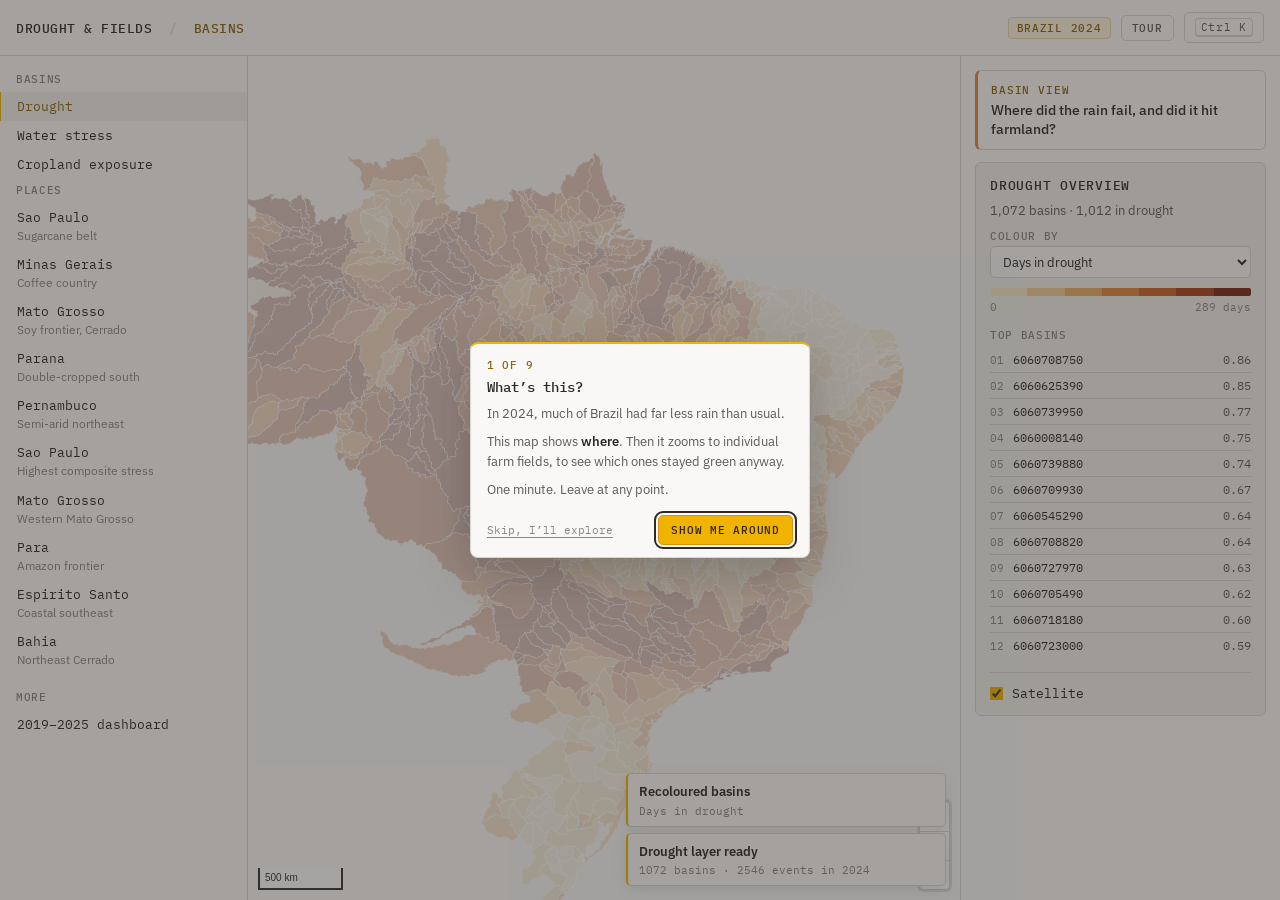
<file: docs/index.html>
<!doctype html>
<html lang="en">
<head>
<meta charset="utf-8">
<meta name="viewport" content="width=device-width,initial-scale=1">
<title>Drought and Fields</title>
<link rel="preconnect" href="https://fonts.googleapis.com">
<link rel="preconnect" href="https://fonts.gstatic.com" crossorigin>
<link rel="stylesheet" href="https://fonts.googleapis.com/css2?family=IBM+Plex+Mono:wght@400;500;600&family=IBM+Plex+Sans:wght@400;500;600&display=swap">
<!-- MapLibre is vendored rather than pulled from a CDN: it tiles GeoJSON in a web
     worker, and a cross-origin script cannot spawn that worker, so the map paints its
     background and then silently never renders a single data layer. -->
<link rel="stylesheet" href="./vendor/maplibre-gl.css">
<link rel="stylesheet" href="./src/app.css?v=93f369ee53">
</head>
<body>

<header class="header">
  <div class="crumbs">
    <span class="crumb-leaf">DROUGHT &amp; FIELDS</span>
    <span class="crumb-sep">/</span>
    <span class="crumb-mode" id="crumbMode">BASINS</span>
  </div>
  <div class="header-right">
    <span class="badge" id="scopeBadge">BRAZIL 2024</span>
    <button class="ghost" id="tourBtn" type="button" title="A one-minute guided tour">
      <span>TOUR</span>
    </button>
    <button class="ghost" id="paletteBtn" type="button">
      <kbd id="kbdHint">⌘K</kbd>
    </button>
  </div>
</header>

<div class="shell">

  <!-- left: views, in the reference's grouped-nav form -->
  <nav class="sidebar" id="sidebar" aria-label="Views">
    <p class="group">Basins</p>
    <a class="view-link active" data-view="overview" href="#overview">
      <span class="vt">Drought</span>
    </a>
    <a class="view-link" data-view="stress" href="#stress">
      <span class="vt">Water stress</span>
    </a>
    <a class="view-link" data-view="exposure" href="#exposure">
      <span class="vt">Cropland exposure</span>
    </a>

    <a class="view-link" data-view="fields" href="#fields" hidden>
      <span class="vt">Fields in view</span>
    </a>
    <a class="view-link" data-view="response" href="#response" hidden>
      <span class="vt">Field drought response</span>
    </a>

    <div id="exampleNav"></div>

    <p class="group">More</p>
    <a class="view-link" href="./overview.html">
      <span class="vt">2019–2025 dashboard</span>
    </a>
  </nav>

  <!-- centre: the map -->
  <main class="main">
    <div id="map"></div>
    <div id="log" class="log" aria-live="polite"></div>
  </main>

  <!-- right: context for the active view -->
  <aside class="context" id="context">
    <!-- One objective per mode. Everything below it either serves that objective or is
         hidden while it is active. -->
    <section class="objective" id="objBox" data-mode="basin" aria-live="polite">
      <p class="objMode" id="objMode">Basin view</p>
      <p class="objQ" id="objQ">Where did the rain fail, and did it hit farmland?</p>
      <button type="button" class="objBack" id="objBack" hidden>&larr; All basins</button>
    </section>

    <section class="card" id="cardMain">
      <h2 id="ctxTitle">Drought overview</h2>
      <p class="ctxLead" id="ctxLead">Loading basins…</p>
      <div id="basinControls">
        <label class="group" for="metricSel">Colour by</label>
        <select id="metricSel"></select>
        <div class="ramp" id="ramp"></div>
        <div class="rampLbl"><span id="rampLo">0</span><span id="rampHi"></span></div>
      </div>
      <div id="ctxExtra"></div>
      <label class="toggle" for="satToggle">
        <input type="checkbox" id="satToggle" checked>
        <span>
          <span class="tt">Satellite</span>
        </span>
      </label>
    </section>

    <section class="card" id="basinBox" hidden>
      <h2 id="basinTitle">Basin</h2>
      <div class="stats" id="basinStats"></div>
      <div id="basinEvents"></div>
      <button class="primary" id="zoomFields" type="button">Load fields here</button>
    </section>

    <section class="card" id="fieldBox" hidden>
      <h2>Fields in view</h2>
      <div class="stats" id="fieldStats"></div>
      <div id="fieldClasses"></div>
    </section>

    <section class="card" id="pickBox" hidden>
      <h2 id="pickTitle">Field</h2>
      <div class="stats" id="pickStats"></div>
      <div id="pickCharts"></div>
    </section>

  </aside>
</div>

<!-- command palette -->
<div id="paletteWrap" class="paletteWrap" hidden>
  <div class="paletteScrim" id="paletteScrim"></div>
  <div class="palette" role="dialog" aria-modal="true" aria-label="Command palette">
    <input id="paletteInput" type="text" autocomplete="off" spellcheck="false"
           placeholder="Search commands">
    <ul id="paletteList" role="listbox"></ul>
    <div class="paletteFoot">
      <span><kbd>↑</kbd><kbd>↓</kbd> move</span>
      <span><kbd>enter</kbd> run</span>
      <span><kbd>esc</kbd> close</span>
    </div>
  </div>
</div>

<div id="tip" class="tip"></div>

<script src="./vendor/maplibre-gl.js"></script>
<script type="module" src="./src/app.js?v=f2eae11f02"></script>
</body>
</html>
</file>
<file: docs/vendor/maplibre-gl.css>
.maplibregl-map{font:12px/20px Helvetica Neue,Arial,Helvetica,sans-serif;overflow:hidden;position:relative;-webkit-tap-highlight-color:rgb(0 0 0/0)}.maplibregl-canvas{left:0;position:absolute;top:0}.maplibregl-map:fullscreen{height:100%;width:100%}.maplibregl-ctrl-group button.maplibregl-ctrl-compass{touch-action:none}.maplibregl-canvas-container.maplibregl-interactive,.maplibregl-ctrl-group button.maplibregl-ctrl-compass{cursor:grab;-webkit-user-select:none;-moz-user-select:none;user-select:none}.maplibregl-canvas-container.maplibregl-interactive.maplibregl-track-pointer{cursor:pointer}.maplibregl-canvas-container.maplibregl-interactive:active,.maplibregl-ctrl-group button.maplibregl-ctrl-compass:active{cursor:grabbing}.maplibregl-canvas-container.maplibregl-touch-zoom-rotate,.maplibregl-canvas-container.maplibregl-touch-zoom-rotate .maplibregl-canvas{touch-action:pan-x pan-y}.maplibregl-canvas-container.maplibregl-touch-drag-pan,.maplibregl-canvas-container.maplibregl-touch-drag-pan .maplibregl-canvas{touch-action:pinch-zoom}.maplibregl-canvas-container.maplibregl-touch-zoom-rotate.maplibregl-touch-drag-pan,.maplibregl-canvas-container.maplibregl-touch-zoom-rotate.maplibregl-touch-drag-pan .maplibregl-canvas{touch-action:none}.maplibregl-canvas-container.maplibregl-touch-drag-pan.maplibregl-cooperative-gestures,.maplibregl-canvas-container.maplibregl-touch-drag-pan.maplibregl-cooperative-gestures .maplibregl-canvas{touch-action:pan-x pan-y}.maplibregl-ctrl-bottom-left,.maplibregl-ctrl-bottom-right,.maplibregl-ctrl-top-left,.maplibregl-ctrl-top-right{pointer-events:none;position:absolute;z-index:2}.maplibregl-ctrl-top-left{left:0;top:0}.maplibregl-ctrl-top-right{right:0;top:0}.maplibregl-ctrl-bottom-left{bottom:0;left:0}.maplibregl-ctrl-bottom-right{bottom:0;right:0}.maplibregl-ctrl{clear:both;pointer-events:auto;transform:translate(0)}.maplibregl-ctrl-top-left .maplibregl-ctrl{float:left;margin:10px 0 0 10px}.maplibregl-ctrl-top-right .maplibregl-ctrl{float:right;margin:10px 10px 0 0}.maplibregl-ctrl-bottom-left .maplibregl-ctrl{float:left;margin:0 0 10px 10px}.maplibregl-ctrl-bottom-right .maplibregl-ctrl{float:right;margin:0 10px 10px 0}.maplibregl-ctrl-group{background:#fff;border-radius:4px}.maplibregl-ctrl-group:not(:empty){box-shadow:0 0 0 2px rgba(0,0,0,.1)}@media (forced-colors:active){.maplibregl-ctrl-group:not(:empty){box-shadow:0 0 0 2px ButtonText}}.maplibregl-ctrl-group button{background-color:transparent;border:0;box-sizing:border-box;cursor:pointer;display:block;height:29px;outline:none;padding:0;width:29px}.maplibregl-ctrl-group button+button{border-top:1px solid #ddd}.maplibregl-ctrl button .maplibregl-ctrl-icon{background-position:50%;background-repeat:no-repeat;display:block;height:100%;width:100%}@media (forced-colors:active){.maplibregl-ctrl-icon{background-color:transparent}.maplibregl-ctrl-group button+button{border-top:1px solid ButtonText}}.maplibregl-ctrl button::-moz-focus-inner{border:0;padding:0}.maplibregl-ctrl-attrib-button:focus,.maplibregl-ctrl-group button:focus{box-shadow:0 0 2px 2px #0096ff}.maplibregl-ctrl button:disabled{cursor:not-allowed}.maplibregl-ctrl button:disabled .maplibregl-ctrl-icon{opacity:.25}@media (hover:hover){.maplibregl-ctrl button:not(:disabled):hover{background-color:rgb(0 0 0/5%)}}.maplibregl-ctrl button:not(:disabled):active{background-color:rgb(0 0 0/5%)}.maplibregl-ctrl-group button:focus:focus-visible{box-shadow:0 0 2px 2px #0096ff}.maplibregl-ctrl-group button:focus:not(:focus-visible){box-shadow:none}.maplibregl-ctrl-group button:focus:first-child{border-radius:4px 4px 0 0}.maplibregl-ctrl-group button:focus:last-child{border-radius:0 0 4px 4px}.maplibregl-ctrl-group button:focus:only-child{border-radius:inherit}.maplibregl-ctrl button.maplibregl-ctrl-zoom-out .maplibregl-ctrl-icon{background-image:url("data:image/svg+xml;charset=utf-8,%3Csvg xmlns='http://www.w3.org/2000/svg' width='29' height='29' fill='%23333' viewBox='0 0 29 29'%3E%3Cpath d='M10 13c-.75 0-1.5.75-1.5 1.5S9.25 16 10 16h9c.75 0 1.5-.75 1.5-1.5S19.75 13 19 13z'/%3E%3C/svg%3E")}.maplibregl-ctrl button.maplibregl-ctrl-zoom-in .maplibregl-ctrl-icon{background-image:url("data:image/svg+xml;charset=utf-8,%3Csvg xmlns='http://www.w3.org/2000/svg' width='29' height='29' fill='%23333' viewBox='0 0 29 29'%3E%3Cpath d='M14.5 8.5c-.75 0-1.5.75-1.5 1.5v3h-3c-.75 0-1.5.75-1.5 1.5S9.25 16 10 16h3v3c0 .75.75 1.5 1.5 1.5S16 19.75 16 19v-3h3c.75 0 1.5-.75 1.5-1.5S19.75 13 19 13h-3v-3c0-.75-.75-1.5-1.5-1.5'/%3E%3C/svg%3E")}@media (forced-colors:active){.maplibregl-ctrl button.maplibregl-ctrl-zoom-out .maplibregl-ctrl-icon{background-image:url("data:image/svg+xml;charset=utf-8,%3Csvg xmlns='http://www.w3.org/2000/svg' width='29' height='29' fill='%23fff' viewBox='0 0 29 29'%3E%3Cpath d='M10 13c-.75 0-1.5.75-1.5 1.5S9.25 16 10 16h9c.75 0 1.5-.75 1.5-1.5S19.75 13 19 13z'/%3E%3C/svg%3E")}.maplibregl-ctrl button.maplibregl-ctrl-zoom-in .maplibregl-ctrl-icon{background-image:url("data:image/svg+xml;charset=utf-8,%3Csvg xmlns='http://www.w3.org/2000/svg' width='29' height='29' fill='%23fff' viewBox='0 0 29 29'%3E%3Cpath d='M14.5 8.5c-.75 0-1.5.75-1.5 1.5v3h-3c-.75 0-1.5.75-1.5 1.5S9.25 16 10 16h3v3c0 .75.75 1.5 1.5 1.5S16 19.75 16 19v-3h3c.75 0 1.5-.75 1.5-1.5S19.75 13 19 13h-3v-3c0-.75-.75-1.5-1.5-1.5'/%3E%3C/svg%3E")}}@media (forced-colors:active) and (prefers-color-scheme:light){.maplibregl-ctrl button.maplibregl-ctrl-zoom-out .maplibregl-ctrl-icon{background-image:url("data:image/svg+xml;charset=utf-8,%3Csvg xmlns='http://www.w3.org/2000/svg' width='29' height='29' viewBox='0 0 29 29'%3E%3Cpath d='M10 13c-.75 0-1.5.75-1.5 1.5S9.25 16 10 16h9c.75 0 1.5-.75 1.5-1.5S19.75 13 19 13z'/%3E%3C/svg%3E")}.maplibregl-ctrl button.maplibregl-ctrl-zoom-in .maplibregl-ctrl-icon{background-image:url("data:image/svg+xml;charset=utf-8,%3Csvg xmlns='http://www.w3.org/2000/svg' width='29' height='29' viewBox='0 0 29 29'%3E%3Cpath d='M14.5 8.5c-.75 0-1.5.75-1.5 1.5v3h-3c-.75 0-1.5.75-1.5 1.5S9.25 16 10 16h3v3c0 .75.75 1.5 1.5 1.5S16 19.75 16 19v-3h3c.75 0 1.5-.75 1.5-1.5S19.75 13 19 13h-3v-3c0-.75-.75-1.5-1.5-1.5'/%3E%3C/svg%3E")}}.maplibregl-ctrl button.maplibregl-ctrl-fullscreen .maplibregl-ctrl-icon{background-image:url("data:image/svg+xml;charset=utf-8,%3Csvg xmlns='http://www.w3.org/2000/svg' width='29' height='29' fill='%23333' viewBox='0 0 29 29'%3E%3Cpath d='M24 16v5.5c0 1.75-.75 2.5-2.5 2.5H16v-1l3-1.5-4-5.5 1-1 5.5 4 1.5-3zM6 16l1.5 3 5.5-4 1 1-4 5.5 3 1.5v1H7.5C5.75 24 5 23.25 5 21.5V16zm7-11v1l-3 1.5 4 5.5-1 1-5.5-4L6 13H5V7.5C5 5.75 5.75 5 7.5 5zm11 2.5c0-1.75-.75-2.5-2.5-2.5H16v1l3 1.5-4 5.5 1 1 5.5-4 1.5 3h1z'/%3E%3C/svg%3E")}.maplibregl-ctrl button.maplibregl-ctrl-shrink .maplibregl-ctrl-icon{background-image:url("data:image/svg+xml;charset=utf-8,%3Csvg xmlns='http://www.w3.org/2000/svg' width='29' height='29' viewBox='0 0 29 29'%3E%3Cpath d='M18.5 16c-1.75 0-2.5.75-2.5 2.5V24h1l1.5-3 5.5 4 1-1-4-5.5 3-1.5v-1zM13 18.5c0-1.75-.75-2.5-2.5-2.5H5v1l3 1.5L4 24l1 1 5.5-4 1.5 3h1zm3-8c0 1.75.75 2.5 2.5 2.5H24v-1l-3-1.5L25 5l-1-1-5.5 4L17 5h-1zM10.5 13c1.75 0 2.5-.75 2.5-2.5V5h-1l-1.5 3L5 4 4 5l4 5.5L5 12v1z'/%3E%3C/svg%3E")}@media (forced-colors:active){.maplibregl-ctrl button.maplibregl-ctrl-fullscreen .maplibregl-ctrl-icon{background-image:url("data:image/svg+xml;charset=utf-8,%3Csvg xmlns='http://www.w3.org/2000/svg' width='29' height='29' fill='%23fff' viewBox='0 0 29 29'%3E%3Cpath d='M24 16v5.5c0 1.75-.75 2.5-2.5 2.5H16v-1l3-1.5-4-5.5 1-1 5.5 4 1.5-3zM6 16l1.5 3 5.5-4 1 1-4 5.5 3 1.5v1H7.5C5.75 24 5 23.25 5 21.5V16zm7-11v1l-3 1.5 4 5.5-1 1-5.5-4L6 13H5V7.5C5 5.75 5.75 5 7.5 5zm11 2.5c0-1.75-.75-2.5-2.5-2.5H16v1l3 1.5-4 5.5 1 1 5.5-4 1.5 3h1z'/%3E%3C/svg%3E")}.maplibregl-ctrl button.maplibregl-ctrl-shrink .maplibregl-ctrl-icon{background-image:url("data:image/svg+xml;charset=utf-8,%3Csvg xmlns='http://www.w3.org/2000/svg' width='29' height='29' fill='%23fff' viewBox='0 0 29 29'%3E%3Cpath d='M18.5 16c-1.75 0-2.5.75-2.5 2.5V24h1l1.5-3 5.5 4 1-1-4-5.5 3-1.5v-1zM13 18.5c0-1.75-.75-2.5-2.5-2.5H5v1l3 1.5L4 24l1 1 5.5-4 1.5 3h1zm3-8c0 1.75.75 2.5 2.5 2.5H24v-1l-3-1.5L25 5l-1-1-5.5 4L17 5h-1zM10.5 13c1.75 0 2.5-.75 2.5-2.5V5h-1l-1.5 3L5 4 4 5l4 5.5L5 12v1z'/%3E%3C/svg%3E")}}@media (forced-colors:active) and (prefers-color-scheme:light){.maplibregl-ctrl button.maplibregl-ctrl-fullscreen .maplibregl-ctrl-icon{background-image:url("data:image/svg+xml;charset=utf-8,%3Csvg xmlns='http://www.w3.org/2000/svg' width='29' height='29' viewBox='0 0 29 29'%3E%3Cpath d='M24 16v5.5c0 1.75-.75 2.5-2.5 2.5H16v-1l3-1.5-4-5.5 1-1 5.5 4 1.5-3zM6 16l1.5 3 5.5-4 1 1-4 5.5 3 1.5v1H7.5C5.75 24 5 23.25 5 21.5V16zm7-11v1l-3 1.5 4 5.5-1 1-5.5-4L6 13H5V7.5C5 5.75 5.75 5 7.5 5zm11 2.5c0-1.75-.75-2.5-2.5-2.5H16v1l3 1.5-4 5.5 1 1 5.5-4 1.5 3h1z'/%3E%3C/svg%3E")}.maplibregl-ctrl button.maplibregl-ctrl-shrink .maplibregl-ctrl-icon{background-image:url("data:image/svg+xml;charset=utf-8,%3Csvg xmlns='http://www.w3.org/2000/svg' width='29' height='29' viewBox='0 0 29 29'%3E%3Cpath d='M18.5 16c-1.75 0-2.5.75-2.5 2.5V24h1l1.5-3 5.5 4 1-1-4-5.5 3-1.5v-1zM13 18.5c0-1.75-.75-2.5-2.5-2.5H5v1l3 1.5L4 24l1 1 5.5-4 1.5 3h1zm3-8c0 1.75.75 2.5 2.5 2.5H24v-1l-3-1.5L25 5l-1-1-5.5 4L17 5h-1zM10.5 13c1.75 0 2.5-.75 2.5-2.5V5h-1l-1.5 3L5 4 4 5l4 5.5L5 12v1z'/%3E%3C/svg%3E")}}.maplibregl-ctrl button.maplibregl-ctrl-compass .maplibregl-ctrl-icon{background-image:url("data:image/svg+xml;charset=utf-8,%3Csvg xmlns='http://www.w3.org/2000/svg' width='29' height='29' fill='%23333' viewBox='0 0 29 29'%3E%3Cpath d='m10.5 14 4-8 4 8z'/%3E%3Cpath fill='%23ccc' d='m10.5 16 4 8 4-8z'/%3E%3C/svg%3E")}@media (forced-colors:active){.maplibregl-ctrl button.maplibregl-ctrl-compass .maplibregl-ctrl-icon{background-image:url("data:image/svg+xml;charset=utf-8,%3Csvg xmlns='http://www.w3.org/2000/svg' width='29' height='29' fill='%23fff' viewBox='0 0 29 29'%3E%3Cpath d='m10.5 14 4-8 4 8z'/%3E%3Cpath fill='%23ccc' d='m10.5 16 4 8 4-8z'/%3E%3C/svg%3E")}}@media (forced-colors:active) and (prefers-color-scheme:light){.maplibregl-ctrl button.maplibregl-ctrl-compass .maplibregl-ctrl-icon{background-image:url("data:image/svg+xml;charset=utf-8,%3Csvg xmlns='http://www.w3.org/2000/svg' width='29' height='29' viewBox='0 0 29 29'%3E%3Cpath d='m10.5 14 4-8 4 8z'/%3E%3Cpath fill='%23ccc' d='m10.5 16 4 8 4-8z'/%3E%3C/svg%3E")}}.maplibregl-ctrl button.maplibregl-ctrl-globe .maplibregl-ctrl-icon{background-image:url("data:image/svg+xml;charset=utf-8,%3Csvg xmlns='http://www.w3.org/2000/svg' width='22' height='22' fill='none' stroke='%23333' viewBox='0 0 22 22'%3E%3Ccircle cx='11' cy='11' r='8.5'/%3E%3Cpath d='M17.5 11c0 4.819-3.02 8.5-6.5 8.5S4.5 15.819 4.5 11 7.52 2.5 11 2.5s6.5 3.681 6.5 8.5Z'/%3E%3Cpath d='M13.5 11c0 2.447-.331 4.64-.853 6.206-.262.785-.562 1.384-.872 1.777-.314.399-.58.517-.775.517s-.461-.118-.775-.517c-.31-.393-.61-.992-.872-1.777C8.831 15.64 8.5 13.446 8.5 11s.331-4.64.853-6.206c.262-.785.562-1.384.872-1.777.314-.399.58-.517.775-.517s.461.118.775.517c.31.393.61.992.872 1.777.522 1.565.853 3.76.853 6.206Z'/%3E%3Cpath d='M11 7.5c-1.909 0-3.622-.166-4.845-.428-.616-.132-1.08-.283-1.379-.434a1.3 1.3 0 0 1-.224-.138q.07-.058.224-.138c.299-.151.763-.302 1.379-.434C7.378 5.666 9.091 5.5 11 5.5s3.622.166 4.845.428c.616.132 1.08.283 1.379.434.105.053.177.1.224.138q-.07.058-.224.138c-.299.151-.763.302-1.379.434-1.223.262-2.936.428-4.845.428ZM4.486 6.436ZM11 16.5c-1.909 0-3.622-.166-4.845-.428-.616-.132-1.08-.283-1.379-.434a1.3 1.3 0 0 1-.224-.138 1.3 1.3 0 0 1 .224-.138c.299-.151.763-.302 1.379-.434C7.378 14.666 9.091 14.5 11 14.5s3.622.166 4.845.428c.616.132 1.08.283 1.379.434.105.053.177.1.224.138a1.3 1.3 0 0 1-.224.138c-.299.151-.763.302-1.379.434-1.223.262-2.936.428-4.845.428Zm-6.514-1.064ZM11 12.5c-2.46 0-4.672-.222-6.255-.574-.796-.177-1.406-.38-1.805-.59a1.5 1.5 0 0 1-.39-.272.3.3 0 0 1-.047-.064.3.3 0 0 1 .048-.064c.066-.073.189-.167.389-.272.399-.21 1.009-.413 1.805-.59C6.328 9.722 8.54 9.5 11 9.5s4.672.222 6.256.574c.795.177 1.405.38 1.804.59.2.105.323.2.39.272a.3.3 0 0 1 .047.064.3.3 0 0 1-.048.064 1.4 1.4 0 0 1-.389.272c-.399.21-1.009.413-1.804.59-1.584.352-3.796.574-6.256.574Zm-8.501-1.51v.002zm0 .018v.002zm17.002.002v-.002zm0-.018v-.002z'/%3E%3C/svg%3E")}.maplibregl-ctrl button.maplibregl-ctrl-globe-enabled .maplibregl-ctrl-icon{background-image:url("data:image/svg+xml;charset=utf-8,%3Csvg xmlns='http://www.w3.org/2000/svg' width='22' height='22' fill='none' stroke='%2333b5e5' viewBox='0 0 22 22'%3E%3Ccircle cx='11' cy='11' r='8.5'/%3E%3Cpath d='M17.5 11c0 4.819-3.02 8.5-6.5 8.5S4.5 15.819 4.5 11 7.52 2.5 11 2.5s6.5 3.681 6.5 8.5Z'/%3E%3Cpath d='M13.5 11c0 2.447-.331 4.64-.853 6.206-.262.785-.562 1.384-.872 1.777-.314.399-.58.517-.775.517s-.461-.118-.775-.517c-.31-.393-.61-.992-.872-1.777C8.831 15.64 8.5 13.446 8.5 11s.331-4.64.853-6.206c.262-.785.562-1.384.872-1.777.314-.399.58-.517.775-.517s.461.118.775.517c.31.393.61.992.872 1.777.522 1.565.853 3.76.853 6.206Z'/%3E%3Cpath d='M11 7.5c-1.909 0-3.622-.166-4.845-.428-.616-.132-1.08-.283-1.379-.434a1.3 1.3 0 0 1-.224-.138q.07-.058.224-.138c.299-.151.763-.302 1.379-.434C7.378 5.666 9.091 5.5 11 5.5s3.622.166 4.845.428c.616.132 1.08.283 1.379.434.105.053.177.1.224.138q-.07.058-.224.138c-.299.151-.763.302-1.379.434-1.223.262-2.936.428-4.845.428ZM4.486 6.436ZM11 16.5c-1.909 0-3.622-.166-4.845-.428-.616-.132-1.08-.283-1.379-.434a1.3 1.3 0 0 1-.224-.138 1.3 1.3 0 0 1 .224-.138c.299-.151.763-.302 1.379-.434C7.378 14.666 9.091 14.5 11 14.5s3.622.166 4.845.428c.616.132 1.08.283 1.379.434.105.053.177.1.224.138a1.3 1.3 0 0 1-.224.138c-.299.151-.763.302-1.379.434-1.223.262-2.936.428-4.845.428Zm-6.514-1.064ZM11 12.5c-2.46 0-4.672-.222-6.255-.574-.796-.177-1.406-.38-1.805-.59a1.5 1.5 0 0 1-.39-.272.3.3 0 0 1-.047-.064.3.3 0 0 1 .048-.064c.066-.073.189-.167.389-.272.399-.21 1.009-.413 1.805-.59C6.328 9.722 8.54 9.5 11 9.5s4.672.222 6.256.574c.795.177 1.405.38 1.804.59.2.105.323.2.39.272a.3.3 0 0 1 .047.064.3.3 0 0 1-.048.064 1.4 1.4 0 0 1-.389.272c-.399.21-1.009.413-1.804.59-1.584.352-3.796.574-6.256.574Zm-8.501-1.51v.002zm0 .018v.002zm17.002.002v-.002zm0-.018v-.002z'/%3E%3C/svg%3E")}.maplibregl-ctrl button.maplibregl-ctrl-terrain .maplibregl-ctrl-icon{background-image:url("data:image/svg+xml;charset=utf-8,%3Csvg xmlns='http://www.w3.org/2000/svg' width='22' height='22' fill='%23333' viewBox='0 0 22 22'%3E%3Cpath d='m1.754 13.406 4.453-4.851 3.09 3.09 3.281 3.277.969-.969-3.309-3.312 3.844-4.121 6.148 6.886h1.082v-.855l-7.207-8.07-4.84 5.187L6.169 6.57l-5.48 5.965v.871ZM.688 16.844h20.625v1.375H.688Zm0 0'/%3E%3C/svg%3E")}.maplibregl-ctrl button.maplibregl-ctrl-terrain-enabled .maplibregl-ctrl-icon{background-image:url("data:image/svg+xml;charset=utf-8,%3Csvg xmlns='http://www.w3.org/2000/svg' width='22' height='22' fill='%2333b5e5' viewBox='0 0 22 22'%3E%3Cpath d='m1.754 13.406 4.453-4.851 3.09 3.09 3.281 3.277.969-.969-3.309-3.312 3.844-4.121 6.148 6.886h1.082v-.855l-7.207-8.07-4.84 5.187L6.169 6.57l-5.48 5.965v.871ZM.688 16.844h20.625v1.375H.688Zm0 0'/%3E%3C/svg%3E")}.maplibregl-ctrl button.maplibregl-ctrl-geolocate .maplibregl-ctrl-icon{background-image:url("data:image/svg+xml;charset=utf-8,%3Csvg xmlns='http://www.w3.org/2000/svg' width='29' height='29' fill='%23333' viewBox='0 0 20 20'%3E%3Cpath d='M10 4C9 4 9 5 9 5v.1A5 5 0 0 0 5.1 9H5s-1 0-1 1 1 1 1 1h.1A5 5 0 0 0 9 14.9v.1s0 1 1 1 1-1 1-1v-.1a5 5 0 0 0 3.9-3.9h.1s1 0 1-1-1-1-1-1h-.1A5 5 0 0 0 11 5.1V5s0-1-1-1m0 2.5a3.5 3.5 0 1 1 0 7 3.5 3.5 0 1 1 0-7'/%3E%3Ccircle cx='10' cy='10' r='2'/%3E%3C/svg%3E")}.maplibregl-ctrl button.maplibregl-ctrl-geolocate:disabled .maplibregl-ctrl-icon{background-image:url("data:image/svg+xml;charset=utf-8,%3Csvg xmlns='http://www.w3.org/2000/svg' width='29' height='29' fill='%23aaa' viewBox='0 0 20 20'%3E%3Cpath d='M10 4C9 4 9 5 9 5v.1A5 5 0 0 0 5.1 9H5s-1 0-1 1 1 1 1 1h.1A5 5 0 0 0 9 14.9v.1s0 1 1 1 1-1 1-1v-.1a5 5 0 0 0 3.9-3.9h.1s1 0 1-1-1-1-1-1h-.1A5 5 0 0 0 11 5.1V5s0-1-1-1m0 2.5a3.5 3.5 0 1 1 0 7 3.5 3.5 0 1 1 0-7'/%3E%3Ccircle cx='10' cy='10' r='2'/%3E%3Cpath fill='red' d='m14 5 1 1-9 9-1-1z'/%3E%3C/svg%3E")}.maplibregl-ctrl button.maplibregl-ctrl-geolocate.maplibregl-ctrl-geolocate-active .maplibregl-ctrl-icon{background-image:url("data:image/svg+xml;charset=utf-8,%3Csvg xmlns='http://www.w3.org/2000/svg' width='29' height='29' fill='%2333b5e5' viewBox='0 0 20 20'%3E%3Cpath d='M10 4C9 4 9 5 9 5v.1A5 5 0 0 0 5.1 9H5s-1 0-1 1 1 1 1 1h.1A5 5 0 0 0 9 14.9v.1s0 1 1 1 1-1 1-1v-.1a5 5 0 0 0 3.9-3.9h.1s1 0 1-1-1-1-1-1h-.1A5 5 0 0 0 11 5.1V5s0-1-1-1m0 2.5a3.5 3.5 0 1 1 0 7 3.5 3.5 0 1 1 0-7'/%3E%3Ccircle cx='10' cy='10' r='2'/%3E%3C/svg%3E")}.maplibregl-ctrl button.maplibregl-ctrl-geolocate.maplibregl-ctrl-geolocate-active-error .maplibregl-ctrl-icon{background-image:url("data:image/svg+xml;charset=utf-8,%3Csvg xmlns='http://www.w3.org/2000/svg' width='29' height='29' fill='%23e58978' viewBox='0 0 20 20'%3E%3Cpath d='M10 4C9 4 9 5 9 5v.1A5 5 0 0 0 5.1 9H5s-1 0-1 1 1 1 1 1h.1A5 5 0 0 0 9 14.9v.1s0 1 1 1 1-1 1-1v-.1a5 5 0 0 0 3.9-3.9h.1s1 0 1-1-1-1-1-1h-.1A5 5 0 0 0 11 5.1V5s0-1-1-1m0 2.5a3.5 3.5 0 1 1 0 7 3.5 3.5 0 1 1 0-7'/%3E%3Ccircle cx='10' cy='10' r='2'/%3E%3C/svg%3E")}.maplibregl-ctrl button.maplibregl-ctrl-geolocate.maplibregl-ctrl-geolocate-background .maplibregl-ctrl-icon{background-image:url("data:image/svg+xml;charset=utf-8,%3Csvg xmlns='http://www.w3.org/2000/svg' width='29' height='29' fill='%2333b5e5' viewBox='0 0 20 20'%3E%3Cpath d='M10 4C9 4 9 5 9 5v.1A5 5 0 0 0 5.1 9H5s-1 0-1 1 1 1 1 1h.1A5 5 0 0 0 9 14.9v.1s0 1 1 1 1-1 1-1v-.1a5 5 0 0 0 3.9-3.9h.1s1 0 1-1-1-1-1-1h-.1A5 5 0 0 0 11 5.1V5s0-1-1-1m0 2.5a3.5 3.5 0 1 1 0 7 3.5 3.5 0 1 1 0-7'/%3E%3C/svg%3E")}.maplibregl-ctrl button.maplibregl-ctrl-geolocate.maplibregl-ctrl-geolocate-background-error .maplibregl-ctrl-icon{background-image:url("data:image/svg+xml;charset=utf-8,%3Csvg xmlns='http://www.w3.org/2000/svg' width='29' height='29' fill='%23e54e33' viewBox='0 0 20 20'%3E%3Cpath d='M10 4C9 4 9 5 9 5v.1A5 5 0 0 0 5.1 9H5s-1 0-1 1 1 1 1 1h.1A5 5 0 0 0 9 14.9v.1s0 1 1 1 1-1 1-1v-.1a5 5 0 0 0 3.9-3.9h.1s1 0 1-1-1-1-1-1h-.1A5 5 0 0 0 11 5.1V5s0-1-1-1m0 2.5a3.5 3.5 0 1 1 0 7 3.5 3.5 0 1 1 0-7'/%3E%3C/svg%3E")}.maplibregl-ctrl button.maplibregl-ctrl-geolocate.maplibregl-ctrl-geolocate-waiting .maplibregl-ctrl-icon{animation:maplibregl-spin 2s linear infinite}@media (forced-colors:active){.maplibregl-ctrl button.maplibregl-ctrl-geolocate .maplibregl-ctrl-icon{background-image:url("data:image/svg+xml;charset=utf-8,%3Csvg xmlns='http://www.w3.org/2000/svg' width='29' height='29' fill='%23fff' viewBox='0 0 20 20'%3E%3Cpath d='M10 4C9 4 9 5 9 5v.1A5 5 0 0 0 5.1 9H5s-1 0-1 1 1 1 1 1h.1A5 5 0 0 0 9 14.9v.1s0 1 1 1 1-1 1-1v-.1a5 5 0 0 0 3.9-3.9h.1s1 0 1-1-1-1-1-1h-.1A5 5 0 0 0 11 5.1V5s0-1-1-1m0 2.5a3.5 3.5 0 1 1 0 7 3.5 3.5 0 1 1 0-7'/%3E%3Ccircle cx='10' cy='10' r='2'/%3E%3C/svg%3E")}.maplibregl-ctrl button.maplibregl-ctrl-geolocate:disabled .maplibregl-ctrl-icon{background-image:url("data:image/svg+xml;charset=utf-8,%3Csvg xmlns='http://www.w3.org/2000/svg' width='29' height='29' fill='%23999' viewBox='0 0 20 20'%3E%3Cpath d='M10 4C9 4 9 5 9 5v.1A5 5 0 0 0 5.1 9H5s-1 0-1 1 1 1 1 1h.1A5 5 0 0 0 9 14.9v.1s0 1 1 1 1-1 1-1v-.1a5 5 0 0 0 3.9-3.9h.1s1 0 1-1-1-1-1-1h-.1A5 5 0 0 0 11 5.1V5s0-1-1-1m0 2.5a3.5 3.5 0 1 1 0 7 3.5 3.5 0 1 1 0-7'/%3E%3Ccircle cx='10' cy='10' r='2'/%3E%3Cpath fill='red' d='m14 5 1 1-9 9-1-1z'/%3E%3C/svg%3E")}.maplibregl-ctrl button.maplibregl-ctrl-geolocate.maplibregl-ctrl-geolocate-active .maplibregl-ctrl-icon{background-image:url("data:image/svg+xml;charset=utf-8,%3Csvg xmlns='http://www.w3.org/2000/svg' width='29' height='29' fill='%2333b5e5' viewBox='0 0 20 20'%3E%3Cpath d='M10 4C9 4 9 5 9 5v.1A5 5 0 0 0 5.1 9H5s-1 0-1 1 1 1 1 1h.1A5 5 0 0 0 9 14.9v.1s0 1 1 1 1-1 1-1v-.1a5 5 0 0 0 3.9-3.9h.1s1 0 1-1-1-1-1-1h-.1A5 5 0 0 0 11 5.1V5s0-1-1-1m0 2.5a3.5 3.5 0 1 1 0 7 3.5 3.5 0 1 1 0-7'/%3E%3Ccircle cx='10' cy='10' r='2'/%3E%3C/svg%3E")}.maplibregl-ctrl button.maplibregl-ctrl-geolocate.maplibregl-ctrl-geolocate-active-error .maplibregl-ctrl-icon{background-image:url("data:image/svg+xml;charset=utf-8,%3Csvg xmlns='http://www.w3.org/2000/svg' width='29' height='29' fill='%23e58978' viewBox='0 0 20 20'%3E%3Cpath d='M10 4C9 4 9 5 9 5v.1A5 5 0 0 0 5.1 9H5s-1 0-1 1 1 1 1 1h.1A5 5 0 0 0 9 14.9v.1s0 1 1 1 1-1 1-1v-.1a5 5 0 0 0 3.9-3.9h.1s1 0 1-1-1-1-1-1h-.1A5 5 0 0 0 11 5.1V5s0-1-1-1m0 2.5a3.5 3.5 0 1 1 0 7 3.5 3.5 0 1 1 0-7'/%3E%3Ccircle cx='10' cy='10' r='2'/%3E%3C/svg%3E")}.maplibregl-ctrl button.maplibregl-ctrl-geolocate.maplibregl-ctrl-geolocate-background .maplibregl-ctrl-icon{background-image:url("data:image/svg+xml;charset=utf-8,%3Csvg xmlns='http://www.w3.org/2000/svg' width='29' height='29' fill='%2333b5e5' viewBox='0 0 20 20'%3E%3Cpath d='M10 4C9 4 9 5 9 5v.1A5 5 0 0 0 5.1 9H5s-1 0-1 1 1 1 1 1h.1A5 5 0 0 0 9 14.9v.1s0 1 1 1 1-1 1-1v-.1a5 5 0 0 0 3.9-3.9h.1s1 0 1-1-1-1-1-1h-.1A5 5 0 0 0 11 5.1V5s0-1-1-1m0 2.5a3.5 3.5 0 1 1 0 7 3.5 3.5 0 1 1 0-7'/%3E%3C/svg%3E")}.maplibregl-ctrl button.maplibregl-ctrl-geolocate.maplibregl-ctrl-geolocate-background-error .maplibregl-ctrl-icon{background-image:url("data:image/svg+xml;charset=utf-8,%3Csvg xmlns='http://www.w3.org/2000/svg' width='29' height='29' fill='%23e54e33' viewBox='0 0 20 20'%3E%3Cpath d='M10 4C9 4 9 5 9 5v.1A5 5 0 0 0 5.1 9H5s-1 0-1 1 1 1 1 1h.1A5 5 0 0 0 9 14.9v.1s0 1 1 1 1-1 1-1v-.1a5 5 0 0 0 3.9-3.9h.1s1 0 1-1-1-1-1-1h-.1A5 5 0 0 0 11 5.1V5s0-1-1-1m0 2.5a3.5 3.5 0 1 1 0 7 3.5 3.5 0 1 1 0-7'/%3E%3C/svg%3E")}}@media (forced-colors:active) and (prefers-color-scheme:light){.maplibregl-ctrl button.maplibregl-ctrl-geolocate .maplibregl-ctrl-icon{background-image:url("data:image/svg+xml;charset=utf-8,%3Csvg xmlns='http://www.w3.org/2000/svg' width='29' height='29' viewBox='0 0 20 20'%3E%3Cpath d='M10 4C9 4 9 5 9 5v.1A5 5 0 0 0 5.1 9H5s-1 0-1 1 1 1 1 1h.1A5 5 0 0 0 9 14.9v.1s0 1 1 1 1-1 1-1v-.1a5 5 0 0 0 3.9-3.9h.1s1 0 1-1-1-1-1-1h-.1A5 5 0 0 0 11 5.1V5s0-1-1-1m0 2.5a3.5 3.5 0 1 1 0 7 3.5 3.5 0 1 1 0-7'/%3E%3Ccircle cx='10' cy='10' r='2'/%3E%3C/svg%3E")}.maplibregl-ctrl button.maplibregl-ctrl-geolocate:disabled .maplibregl-ctrl-icon{background-image:url("data:image/svg+xml;charset=utf-8,%3Csvg xmlns='http://www.w3.org/2000/svg' width='29' height='29' fill='%23666' viewBox='0 0 20 20'%3E%3Cpath d='M10 4C9 4 9 5 9 5v.1A5 5 0 0 0 5.1 9H5s-1 0-1 1 1 1 1 1h.1A5 5 0 0 0 9 14.9v.1s0 1 1 1 1-1 1-1v-.1a5 5 0 0 0 3.9-3.9h.1s1 0 1-1-1-1-1-1h-.1A5 5 0 0 0 11 5.1V5s0-1-1-1m0 2.5a3.5 3.5 0 1 1 0 7 3.5 3.5 0 1 1 0-7'/%3E%3Ccircle cx='10' cy='10' r='2'/%3E%3Cpath fill='red' d='m14 5 1 1-9 9-1-1z'/%3E%3C/svg%3E")}}@keyframes maplibregl-spin{0%{transform:rotate(0deg)}to{transform:rotate(1turn)}}a.maplibregl-ctrl-logo{background-image:url("data:image/svg+xml;charset=utf-8,%3Csvg xmlns='http://www.w3.org/2000/svg' width='88' height='23' fill='none'%3E%3Cpath fill='%23000' fill-opacity='.4' fill-rule='evenodd' d='M17.408 16.796h-1.827l2.501-12.095h.198l3.324 6.533.988 2.19.988-2.19 3.258-6.533h.181l2.6 12.095h-1.81l-1.218-5.644-.362-1.71-.658 1.71-2.929 5.644h-.098l-2.914-5.644-.757-1.71-.345 1.71zm1.958-3.42-.726 3.663a1.255 1.255 0 0 1-1.232 1.011h-1.827a1.255 1.255 0 0 1-1.229-1.509l2.501-12.095a1.255 1.255 0 0 1 1.23-1.001h.197a1.25 1.25 0 0 1 1.12.685l3.19 6.273 3.125-6.263a1.25 1.25 0 0 1 1.123-.695h.181a1.255 1.255 0 0 1 1.227.991l1.443 6.71a5 5 0 0 1 .314-.787l.009-.016a4.6 4.6 0 0 1 1.777-1.887c.782-.46 1.668-.667 2.611-.667a4.6 4.6 0 0 1 1.7.32l.306.134c.21-.16.474-.256.759-.256h1.694a1.255 1.255 0 0 1 1.212.925 1.255 1.255 0 0 1 1.212-.925h1.711c.284 0 .545.094.755.252.613-.3 1.312-.45 2.075-.45 1.356 0 2.557.445 3.482 1.4q.47.48.763 1.064V4.701a1.255 1.255 0 0 1 1.255-1.255h1.86A1.255 1.255 0 0 1 54.44 4.7v9.194h2.217c.19 0 .37.043.532.118v-4.77c0-.356.147-.678.385-.906a2.42 2.42 0 0 1-.682-1.71c0-.665.267-1.253.735-1.7a2.45 2.45 0 0 1 1.722-.674 2.43 2.43 0 0 1 1.705.675q.318.302.504.683V4.7a1.255 1.255 0 0 1 1.255-1.255h1.744A1.255 1.255 0 0 1 65.812 4.7v3.335a4.8 4.8 0 0 1 1.526-.246c.938 0 1.817.214 2.59.69a4.47 4.47 0 0 1 1.67 1.743v-.98a1.255 1.255 0 0 1 1.256-1.256h1.777c.233 0 .451.064.639.174a3.4 3.4 0 0 1 1.567-.372c.346 0 .861.02 1.285.232a1.25 1.25 0 0 1 .689 1.004 4.7 4.7 0 0 1 .853-.588c.795-.44 1.675-.647 2.61-.647 1.385 0 2.65.39 3.525 1.396.836.938 1.168 2.173 1.168 3.528q-.001.515-.056 1.051a1.255 1.255 0 0 1-.947 1.09l.408.952a1.255 1.255 0 0 1-.477 1.552c-.418.268-.92.463-1.458.612-.613.171-1.304.244-2.049.244-1.06 0-2.043-.207-2.886-.698l-.015-.008c-.798-.48-1.419-1.135-1.818-1.963l-.004-.008a5.8 5.8 0 0 1-.548-2.512q0-.429.053-.843a1.3 1.3 0 0 1-.333-.086l-.166-.004c-.223 0-.426.062-.643.228-.03.024-.142.139-.142.59v3.883a1.255 1.255 0 0 1-1.256 1.256h-1.777a1.255 1.255 0 0 1-1.256-1.256V15.69l-.032.057a4.8 4.8 0 0 1-1.86 1.833 5.04 5.04 0 0 1-2.484.634 4.5 4.5 0 0 1-1.935-.424 1.25 1.25 0 0 1-.764.258h-1.71a1.255 1.255 0 0 1-1.256-1.255V7.687a2.4 2.4 0 0 1-.428.625c.253.23.412.561.412.93v7.553a1.255 1.255 0 0 1-1.256 1.255h-1.843a1.25 1.25 0 0 1-.894-.373c-.228.23-.544.373-.894.373H51.32a1.255 1.255 0 0 1-1.256-1.255v-1.251l-.061.117a4.7 4.7 0 0 1-1.782 1.884 4.77 4.77 0 0 1-2.485.67 5.6 5.6 0 0 1-1.485-.188l.009 2.764a1.255 1.255 0 0 1-1.255 1.259h-1.729a1.255 1.255 0 0 1-1.255-1.255v-3.537a1.255 1.255 0 0 1-1.167.793h-1.679a1.25 1.25 0 0 1-.77-.263 4.5 4.5 0 0 1-1.945.429c-.885 0-1.724-.21-2.495-.632l-.017-.01a5 5 0 0 1-1.081-.836 1.255 1.255 0 0 1-1.254 1.312h-1.81a1.255 1.255 0 0 1-1.228-.99l-.782-3.625-2.044 3.939a1.25 1.25 0 0 1-1.115.676h-.098a1.25 1.25 0 0 1-1.116-.68l-2.061-3.994zM35.92 16.63l.207-.114.223-.15q.493-.356.735-.785l.061-.118.033 1.332h1.678V9.242h-1.694l-.033 1.267q-.133-.329-.526-.658l-.032-.028a3.2 3.2 0 0 0-.668-.428l-.27-.12a3.3 3.3 0 0 0-1.235-.23q-1.136-.001-1.974.493a3.36 3.36 0 0 0-1.3 1.382q-.445.89-.444 2.074 0 1.2.51 2.107a3.8 3.8 0 0 0 1.382 1.381 3.9 3.9 0 0 0 1.893.477q.795 0 1.455-.33zm-2.789-5.38q-.576.675-.575 1.762 0 1.102.559 1.794.576.675 1.645.675a2.25 2.25 0 0 0 .934-.19 2.2 2.2 0 0 0 .468-.29l.178-.161a2.2 2.2 0 0 0 .397-.561q.244-.5.244-1.15v-.115q0-.708-.296-1.267l-.043-.077a2.2 2.2 0 0 0-.633-.709l-.13-.086-.047-.028a2.1 2.1 0 0 0-1.073-.285q-1.052 0-1.629.692zm2.316 2.706c.163-.17.28-.407.28-.83v-.114c0-.292-.06-.508-.15-.68a.96.96 0 0 0-.353-.389.85.85 0 0 0-.464-.127c-.4 0-.56.114-.664.239l-.01.012c-.148.174-.275.45-.275.945 0 .506.122.801.27.99.097.11.266.224.68.224.303 0 .504-.09.687-.269zm7.545 1.705a2.6 2.6 0 0 0 .331.423q.319.33.755.548l.173.074q.65.255 1.49.255 1.02 0 1.844-.493a3.45 3.45 0 0 0 1.316-1.4q.493-.904.493-2.089 0-1.909-.988-2.913-.988-1.02-2.584-1.02-.898 0-1.575.347a3 3 0 0 0-.415.262l-.199.166a3.4 3.4 0 0 0-.64.82V9.242h-1.712v11.553h1.729l-.017-5.134zm.53-1.138q.206.29.48.5l.155.11.053.034q.51.296 1.119.297 1.07 0 1.645-.675.577-.69.576-1.762 0-1.119-.576-1.777-.558-.675-1.645-.675-.435 0-.835.16a2 2 0 0 0-.284.136 2 2 0 0 0-.363.254 2.2 2.2 0 0 0-.46.569l-.082.162a2.6 2.6 0 0 0-.213 1.072v.115q0 .707.296 1.267l.135.211zm.964-.818a1.1 1.1 0 0 0 .367.385.94.94 0 0 0 .476.118c.423 0 .59-.117.687-.23.159-.194.28-.478.28-.95 0-.53-.133-.8-.266-.952l-.021-.025c-.078-.094-.231-.221-.68-.221a1 1 0 0 0-.503.135l-.012.007a.86.86 0 0 0-.335.343c-.073.133-.132.324-.132.614v.115a1.4 1.4 0 0 0 .14.66zm15.7-6.222q.347-.346.346-.856a1.05 1.05 0 0 0-.345-.79 1.18 1.18 0 0 0-.84-.329q-.51 0-.855.33a1.05 1.05 0 0 0-.346.79q0 .51.346.855.345.346.856.346.51 0 .839-.346zm4.337 9.314.033-1.332q.191.403.59.747l.098.081a4 4 0 0 0 .316.224l.223.122a3.2 3.2 0 0 0 1.44.322 3.8 3.8 0 0 0 1.875-.477 3.5 3.5 0 0 0 1.382-1.366q.527-.89.526-2.09 0-1.184-.444-2.073a3.24 3.24 0 0 0-1.283-1.399q-.823-.51-1.942-.51a3.5 3.5 0 0 0-1.527.344l-.086.043-.165.09a3 3 0 0 0-.33.214q-.432.315-.656.707a2 2 0 0 0-.099.198l.082-1.283V4.701h-1.744v12.095zm.473-2.509a2.5 2.5 0 0 0 .566.7q.117.098.245.18l.144.08a2.1 2.1 0 0 0 .975.232q1.07 0 1.645-.675.576-.69.576-1.778 0-1.102-.576-1.777-.56-.691-1.645-.692a2.2 2.2 0 0 0-1.015.235q-.22.113-.415.282l-.15.142a2.1 2.1 0 0 0-.42.594q-.223.479-.223 1.1v.115q0 .705.293 1.26zm2.616-.293c.157-.191.28-.479.28-.967 0-.51-.13-.79-.276-.961l-.021-.026c-.082-.1-.232-.225-.67-.225a.87.87 0 0 0-.681.279l-.012.011c-.154.155-.274.38-.274.807v.115c0 .285.057.499.144.669a1.1 1.1 0 0 0 .367.405c.137.082.28.123.455.123.423 0 .59-.118.686-.23zm8.266-3.013q.345-.13.724-.14l.069-.002q.493 0 .642.099l.247-1.794q-.196-.099-.717-.099a2.3 2.3 0 0 0-.545.063 2 2 0 0 0-.411.148 2.2 2.2 0 0 0-.4.249 2.5 2.5 0 0 0-.485.499 2.7 2.7 0 0 0-.32.581l-.05.137v-1.48h-1.778v7.553h1.777v-3.884q0-.546.159-.943a1.5 1.5 0 0 1 .466-.636 2.5 2.5 0 0 1 .399-.253 2 2 0 0 1 .224-.099zm9.784 2.656.05-.922q0-1.743-.856-2.698-.838-.97-2.584-.97-1.119-.001-2.007.493a3.46 3.46 0 0 0-1.4 1.382q-.493.906-.493 2.106 0 1.07.428 1.975.428.89 1.332 1.432.906.526 2.255.526.973 0 1.668-.185l.044-.012.135-.04q.613-.184.984-.421l-.542-1.267q-.3.162-.642.274l-.297.087q-.51.131-1.3.131-.954 0-1.497-.444a1.6 1.6 0 0 1-.192-.193q-.366-.44-.512-1.234l-.004-.021zm-5.427-1.256-.003.022h3.752v-.138q-.011-.727-.288-1.118a1 1 0 0 0-.156-.176q-.46-.428-1.316-.428-.986 0-1.494.604-.379.45-.494 1.234zm-27.053 2.77V4.7h-1.86v12.095h5.333V15.15zm7.103-5.908v7.553h-1.843V9.242h1.843z'/%3E%3Cpath fill='%23fff' d='m19.63 11.151-.757-1.71-.345 1.71-1.12 5.644h-1.827L18.083 4.7h.197l3.325 6.533.988 2.19.988-2.19L26.839 4.7h.181l2.6 12.095h-1.81l-1.218-5.644-.362-1.71-.658 1.71-2.93 5.644h-.098l-2.913-5.644zm14.836 5.81q-1.02 0-1.893-.478a3.8 3.8 0 0 1-1.381-1.382q-.51-.906-.51-2.106 0-1.185.444-2.074a3.36 3.36 0 0 1 1.3-1.382q.839-.494 1.974-.494a3.3 3.3 0 0 1 1.234.231 3.3 3.3 0 0 1 .97.575q.396.33.527.659l.033-1.267h1.694v7.553H37.18l-.033-1.332q-.279.593-1.02 1.053a3.17 3.17 0 0 1-1.662.444zm.296-1.482q.938 0 1.58-.642.642-.66.642-1.711v-.115q0-.708-.296-1.267a2.2 2.2 0 0 0-.807-.872 2.1 2.1 0 0 0-1.119-.313q-1.053 0-1.629.692-.575.675-.575 1.76 0 1.103.559 1.795.577.675 1.645.675zm6.521-6.237h1.711v1.4q.906-1.597 2.83-1.597 1.596 0 2.584 1.02.988 1.005.988 2.914 0 1.185-.493 2.09a3.46 3.46 0 0 1-1.316 1.399 3.5 3.5 0 0 1-1.844.493q-.954 0-1.662-.329a2.67 2.67 0 0 1-1.086-.97l.017 5.134h-1.728zm4.048 6.22q1.07 0 1.645-.674.577-.69.576-1.762 0-1.119-.576-1.777-.558-.675-1.645-.675-.592 0-1.12.296-.51.28-.822.823-.296.527-.296 1.234v.115q0 .708.296 1.267.313.543.823.855.51.296 1.119.297z'/%3E%3Cpath fill='%23e1e3e9' d='M51.325 4.7h1.86v10.45h3.473v1.646h-5.333zm7.12 4.542h1.843v7.553h-1.843zm.905-1.415a1.16 1.16 0 0 1-.856-.346 1.17 1.17 0 0 1-.346-.856 1.05 1.05 0 0 1 .346-.79q.346-.329.856-.329.494 0 .839.33a1.05 1.05 0 0 1 .345.79 1.16 1.16 0 0 1-.345.855q-.33.346-.84.346zm7.875 9.133a3.17 3.17 0 0 1-1.662-.444q-.723-.46-1.004-1.053l-.033 1.332h-1.71V4.701h1.743v4.657l-.082 1.283q.279-.658 1.086-1.119a3.5 3.5 0 0 1 1.778-.477q1.119 0 1.942.51a3.24 3.24 0 0 1 1.283 1.4q.445.888.444 2.072 0 1.201-.526 2.09a3.5 3.5 0 0 1-1.382 1.366 3.8 3.8 0 0 1-1.876.477zm-.296-1.481q1.069 0 1.645-.675.577-.69.577-1.778 0-1.102-.577-1.776-.56-.691-1.645-.692a2.12 2.12 0 0 0-1.58.659q-.642.641-.642 1.694v.115q0 .71.296 1.267a2.4 2.4 0 0 0 .807.872 2.1 2.1 0 0 0 1.119.313zm5.927-6.237h1.777v1.481q.263-.757.856-1.217a2.14 2.14 0 0 1 1.349-.46q.527 0 .724.098l-.247 1.794q-.149-.099-.642-.099-.774 0-1.416.494-.626.493-.626 1.58v3.883h-1.777V9.242zm9.534 7.718q-1.35 0-2.255-.526-.904-.543-1.332-1.432a4.6 4.6 0 0 1-.428-1.975q0-1.2.493-2.106a3.46 3.46 0 0 1 1.4-1.382q.889-.495 2.007-.494 1.744 0 2.584.97.855.956.856 2.7 0 .444-.05.92h-5.43q.18 1.005.708 1.45.542.443 1.497.443.79 0 1.3-.131a4 4 0 0 0 .938-.362l.542 1.267q-.411.263-1.119.46-.708.198-1.711.197zm1.596-4.558q.016-1.02-.444-1.432-.46-.428-1.316-.428-1.728 0-1.991 1.86z'/%3E%3Cpath d='M5.074 15.948a.484.657 0 0 0-.486.659v1.84a.484.657 0 0 0 .486.659h4.101a.484.657 0 0 0 .486-.659v-1.84a.484.657 0 0 0-.486-.659zm3.56 1.16H5.617v.838h3.017z' style='fill:%23fff;fill-rule:evenodd;stroke-width:1.03600001'/%3E%3Cg style='stroke-width:1.12603545'%3E%3Cpath d='M-9.408-1.416c-3.833-.025-7.056 2.912-7.08 6.615-.02 3.08 1.653 4.832 3.107 6.268.903.892 1.721 1.74 2.32 2.902l-.525-.004c-.543-.003-.992.304-1.24.639a1.87 1.87 0 0 0-.362 1.121l-.011 1.877c-.003.402.104.787.347 1.125.244.338.688.653 1.23.656l4.142.028c.542.003.99-.306 1.238-.641a1.87 1.87 0 0 0 .363-1.121l.012-1.875a1.87 1.87 0 0 0-.348-1.127c-.243-.338-.688-.653-1.23-.656l-.518-.004c.597-1.145 1.425-1.983 2.348-2.87 1.473-1.414 3.18-3.149 3.2-6.226-.016-3.59-2.923-6.684-6.993-6.707m-.006 1.1v.002c3.274.02 5.92 2.532 5.9 5.6-.017 2.706-1.39 4.026-2.863 5.44-1.034.994-2.118 2.033-2.814 3.633-.018.041-.052.055-.075.065q-.013.004-.02.01a.34.34 0 0 1-.226.084.34.34 0 0 1-.224-.086l-.092-.077c-.699-1.615-1.768-2.669-2.781-3.67-1.454-1.435-2.797-2.762-2.78-5.478.02-3.067 2.7-5.545 5.975-5.523m-.02 2.826c-1.62-.01-2.944 1.315-2.955 2.96-.01 1.646 1.295 2.988 2.916 2.999h.002c1.621.01 2.943-1.316 2.953-2.961.011-1.646-1.294-2.988-2.916-2.998m-.005 1.1c1.017.006 1.829.83 1.822 1.89s-.83 1.874-1.848 1.867c-1.018-.006-1.829-.83-1.822-1.89s.83-1.874 1.848-1.868m-2.155 11.857 4.14.025c.271.002.49.305.487.676l-.013 1.875c-.003.37-.224.67-.495.668l-4.14-.025c-.27-.002-.487-.306-.485-.676l.012-1.875c.003-.37.224-.67.494-.668' style='color:%23000;font-style:normal;font-variant:normal;font-weight:400;font-stretch:normal;font-size:medium;line-height:normal;font-family:sans-serif;font-variant-ligatures:normal;font-variant-position:normal;font-variant-caps:normal;font-variant-numeric:normal;font-variant-alternates:normal;font-feature-settings:normal;text-indent:0;text-align:start;text-decoration:none;text-decoration-line:none;text-decoration-style:solid;text-decoration-color:%23000;letter-spacing:normal;word-spacing:normal;text-transform:none;writing-mode:lr-tb;direction:ltr;text-orientation:mixed;dominant-baseline:auto;baseline-shift:baseline;text-anchor:start;white-space:normal;shape-padding:0;clip-rule:evenodd;display:inline;overflow:visible;visibility:visible;opacity:1;isolation:auto;mix-blend-mode:normal;color-interpolation:sRGB;color-interpolation-filters:linearRGB;solid-color:%23000;solid-opacity:1;vector-effect:none;fill:%23000;fill-opacity:.4;fill-rule:evenodd;stroke:none;stroke-width:2.47727823;stroke-linecap:butt;stroke-linejoin:miter;stroke-miterlimit:4;stroke-dasharray:none;stroke-dashoffset:0;stroke-opacity:1;color-rendering:auto;image-rendering:auto;shape-rendering:auto;text-rendering:auto' transform='translate(15.553 2.85)scale(.88807)'/%3E%3Cpath d='M-9.415-.316C-12.69-.338-15.37 2.14-15.39 5.207c-.017 2.716 1.326 4.041 2.78 5.477 1.013 1 2.081 2.055 2.78 3.67l.092.076a.34.34 0 0 0 .225.086.34.34 0 0 0 .227-.083l.019-.01c.022-.009.057-.024.074-.064.697-1.6 1.78-2.64 2.814-3.634 1.473-1.414 2.847-2.733 2.864-5.44.02-3.067-2.627-5.58-5.901-5.601m-.057 8.784c1.621.011 2.944-1.315 2.955-2.96.01-1.646-1.295-2.988-2.916-2.999-1.622-.01-2.945 1.315-2.955 2.96s1.295 2.989 2.916 3' style='clip-rule:evenodd;fill:%23e1e3e9;fill-opacity:1;fill-rule:evenodd;stroke:none;stroke-width:2.47727823;stroke-miterlimit:4;stroke-dasharray:none;stroke-opacity:.4' transform='translate(15.553 2.85)scale(.88807)'/%3E%3Cpath d='M-11.594 15.465c-.27-.002-.492.297-.494.668l-.012 1.876c-.003.371.214.673.485.675l4.14.027c.271.002.492-.298.495-.668l.012-1.877c.003-.37-.215-.672-.485-.674z' style='clip-rule:evenodd;fill:%23fff;fill-opacity:1;fill-rule:evenodd;stroke:none;stroke-width:2.47727823;stroke-miterlimit:4;stroke-dasharray:none;stroke-opacity:.4' transform='translate(15.553 2.85)scale(.88807)'/%3E%3C/g%3E%3C/svg%3E");background-repeat:no-repeat;cursor:pointer;display:block;height:23px;margin:0 0 -4px -4px;overflow:hidden;width:88px}a.maplibregl-ctrl-logo.maplibregl-compact{width:14px}@media (forced-colors:active){a.maplibregl-ctrl-logo{background-color:transparent;background-image:url("data:image/svg+xml;charset=utf-8,%3Csvg xmlns='http://www.w3.org/2000/svg' width='88' height='23' fill='none'%3E%3Cpath fill='%23000' fill-opacity='.4' fill-rule='evenodd' d='M17.408 16.796h-1.827l2.501-12.095h.198l3.324 6.533.988 2.19.988-2.19 3.258-6.533h.181l2.6 12.095h-1.81l-1.218-5.644-.362-1.71-.658 1.71-2.929 5.644h-.098l-2.914-5.644-.757-1.71-.345 1.71zm1.958-3.42-.726 3.663a1.255 1.255 0 0 1-1.232 1.011h-1.827a1.255 1.255 0 0 1-1.229-1.509l2.501-12.095a1.255 1.255 0 0 1 1.23-1.001h.197a1.25 1.25 0 0 1 1.12.685l3.19 6.273 3.125-6.263a1.25 1.25 0 0 1 1.123-.695h.181a1.255 1.255 0 0 1 1.227.991l1.443 6.71a5 5 0 0 1 .314-.787l.009-.016a4.6 4.6 0 0 1 1.777-1.887c.782-.46 1.668-.667 2.611-.667a4.6 4.6 0 0 1 1.7.32l.306.134c.21-.16.474-.256.759-.256h1.694a1.255 1.255 0 0 1 1.212.925 1.255 1.255 0 0 1 1.212-.925h1.711c.284 0 .545.094.755.252.613-.3 1.312-.45 2.075-.45 1.356 0 2.557.445 3.482 1.4q.47.48.763 1.064V4.701a1.255 1.255 0 0 1 1.255-1.255h1.86A1.255 1.255 0 0 1 54.44 4.7v9.194h2.217c.19 0 .37.043.532.118v-4.77c0-.356.147-.678.385-.906a2.42 2.42 0 0 1-.682-1.71c0-.665.267-1.253.735-1.7a2.45 2.45 0 0 1 1.722-.674 2.43 2.43 0 0 1 1.705.675q.318.302.504.683V4.7a1.255 1.255 0 0 1 1.255-1.255h1.744A1.255 1.255 0 0 1 65.812 4.7v3.335a4.8 4.8 0 0 1 1.526-.246c.938 0 1.817.214 2.59.69a4.47 4.47 0 0 1 1.67 1.743v-.98a1.255 1.255 0 0 1 1.256-1.256h1.777c.233 0 .451.064.639.174a3.4 3.4 0 0 1 1.567-.372c.346 0 .861.02 1.285.232a1.25 1.25 0 0 1 .689 1.004 4.7 4.7 0 0 1 .853-.588c.795-.44 1.675-.647 2.61-.647 1.385 0 2.65.39 3.525 1.396.836.938 1.168 2.173 1.168 3.528q-.001.515-.056 1.051a1.255 1.255 0 0 1-.947 1.09l.408.952a1.255 1.255 0 0 1-.477 1.552c-.418.268-.92.463-1.458.612-.613.171-1.304.244-2.049.244-1.06 0-2.043-.207-2.886-.698l-.015-.008c-.798-.48-1.419-1.135-1.818-1.963l-.004-.008a5.8 5.8 0 0 1-.548-2.512q0-.429.053-.843a1.3 1.3 0 0 1-.333-.086l-.166-.004c-.223 0-.426.062-.643.228-.03.024-.142.139-.142.59v3.883a1.255 1.255 0 0 1-1.256 1.256h-1.777a1.255 1.255 0 0 1-1.256-1.256V15.69l-.032.057a4.8 4.8 0 0 1-1.86 1.833 5.04 5.04 0 0 1-2.484.634 4.5 4.5 0 0 1-1.935-.424 1.25 1.25 0 0 1-.764.258h-1.71a1.255 1.255 0 0 1-1.256-1.255V7.687a2.4 2.4 0 0 1-.428.625c.253.23.412.561.412.93v7.553a1.255 1.255 0 0 1-1.256 1.255h-1.843a1.25 1.25 0 0 1-.894-.373c-.228.23-.544.373-.894.373H51.32a1.255 1.255 0 0 1-1.256-1.255v-1.251l-.061.117a4.7 4.7 0 0 1-1.782 1.884 4.77 4.77 0 0 1-2.485.67 5.6 5.6 0 0 1-1.485-.188l.009 2.764a1.255 1.255 0 0 1-1.255 1.259h-1.729a1.255 1.255 0 0 1-1.255-1.255v-3.537a1.255 1.255 0 0 1-1.167.793h-1.679a1.25 1.25 0 0 1-.77-.263 4.5 4.5 0 0 1-1.945.429c-.885 0-1.724-.21-2.495-.632l-.017-.01a5 5 0 0 1-1.081-.836 1.255 1.255 0 0 1-1.254 1.312h-1.81a1.255 1.255 0 0 1-1.228-.99l-.782-3.625-2.044 3.939a1.25 1.25 0 0 1-1.115.676h-.098a1.25 1.25 0 0 1-1.116-.68l-2.061-3.994zM35.92 16.63l.207-.114.223-.15q.493-.356.735-.785l.061-.118.033 1.332h1.678V9.242h-1.694l-.033 1.267q-.133-.329-.526-.658l-.032-.028a3.2 3.2 0 0 0-.668-.428l-.27-.12a3.3 3.3 0 0 0-1.235-.23q-1.136-.001-1.974.493a3.36 3.36 0 0 0-1.3 1.382q-.445.89-.444 2.074 0 1.2.51 2.107a3.8 3.8 0 0 0 1.382 1.381 3.9 3.9 0 0 0 1.893.477q.795 0 1.455-.33zm-2.789-5.38q-.576.675-.575 1.762 0 1.102.559 1.794.576.675 1.645.675a2.25 2.25 0 0 0 .934-.19 2.2 2.2 0 0 0 .468-.29l.178-.161a2.2 2.2 0 0 0 .397-.561q.244-.5.244-1.15v-.115q0-.708-.296-1.267l-.043-.077a2.2 2.2 0 0 0-.633-.709l-.13-.086-.047-.028a2.1 2.1 0 0 0-1.073-.285q-1.052 0-1.629.692zm2.316 2.706c.163-.17.28-.407.28-.83v-.114c0-.292-.06-.508-.15-.68a.96.96 0 0 0-.353-.389.85.85 0 0 0-.464-.127c-.4 0-.56.114-.664.239l-.01.012c-.148.174-.275.45-.275.945 0 .506.122.801.27.99.097.11.266.224.68.224.303 0 .504-.09.687-.269zm7.545 1.705a2.6 2.6 0 0 0 .331.423q.319.33.755.548l.173.074q.65.255 1.49.255 1.02 0 1.844-.493a3.45 3.45 0 0 0 1.316-1.4q.493-.904.493-2.089 0-1.909-.988-2.913-.988-1.02-2.584-1.02-.898 0-1.575.347a3 3 0 0 0-.415.262l-.199.166a3.4 3.4 0 0 0-.64.82V9.242h-1.712v11.553h1.729l-.017-5.134zm.53-1.138q.206.29.48.5l.155.11.053.034q.51.296 1.119.297 1.07 0 1.645-.675.577-.69.576-1.762 0-1.119-.576-1.777-.558-.675-1.645-.675-.435 0-.835.16a2 2 0 0 0-.284.136 2 2 0 0 0-.363.254 2.2 2.2 0 0 0-.46.569l-.082.162a2.6 2.6 0 0 0-.213 1.072v.115q0 .707.296 1.267l.135.211zm.964-.818a1.1 1.1 0 0 0 .367.385.94.94 0 0 0 .476.118c.423 0 .59-.117.687-.23.159-.194.28-.478.28-.95 0-.53-.133-.8-.266-.952l-.021-.025c-.078-.094-.231-.221-.68-.221a1 1 0 0 0-.503.135l-.012.007a.86.86 0 0 0-.335.343c-.073.133-.132.324-.132.614v.115a1.4 1.4 0 0 0 .14.66zm15.7-6.222q.347-.346.346-.856a1.05 1.05 0 0 0-.345-.79 1.18 1.18 0 0 0-.84-.329q-.51 0-.855.33a1.05 1.05 0 0 0-.346.79q0 .51.346.855.345.346.856.346.51 0 .839-.346zm4.337 9.314.033-1.332q.191.403.59.747l.098.081a4 4 0 0 0 .316.224l.223.122a3.2 3.2 0 0 0 1.44.322 3.8 3.8 0 0 0 1.875-.477 3.5 3.5 0 0 0 1.382-1.366q.527-.89.526-2.09 0-1.184-.444-2.073a3.24 3.24 0 0 0-1.283-1.399q-.823-.51-1.942-.51a3.5 3.5 0 0 0-1.527.344l-.086.043-.165.09a3 3 0 0 0-.33.214q-.432.315-.656.707a2 2 0 0 0-.099.198l.082-1.283V4.701h-1.744v12.095zm.473-2.509a2.5 2.5 0 0 0 .566.7q.117.098.245.18l.144.08a2.1 2.1 0 0 0 .975.232q1.07 0 1.645-.675.576-.69.576-1.778 0-1.102-.576-1.777-.56-.691-1.645-.692a2.2 2.2 0 0 0-1.015.235q-.22.113-.415.282l-.15.142a2.1 2.1 0 0 0-.42.594q-.223.479-.223 1.1v.115q0 .705.293 1.26zm2.616-.293c.157-.191.28-.479.28-.967 0-.51-.13-.79-.276-.961l-.021-.026c-.082-.1-.232-.225-.67-.225a.87.87 0 0 0-.681.279l-.012.011c-.154.155-.274.38-.274.807v.115c0 .285.057.499.144.669a1.1 1.1 0 0 0 .367.405c.137.082.28.123.455.123.423 0 .59-.118.686-.23zm8.266-3.013q.345-.13.724-.14l.069-.002q.493 0 .642.099l.247-1.794q-.196-.099-.717-.099a2.3 2.3 0 0 0-.545.063 2 2 0 0 0-.411.148 2.2 2.2 0 0 0-.4.249 2.5 2.5 0 0 0-.485.499 2.7 2.7 0 0 0-.32.581l-.05.137v-1.48h-1.778v7.553h1.777v-3.884q0-.546.159-.943a1.5 1.5 0 0 1 .466-.636 2.5 2.5 0 0 1 .399-.253 2 2 0 0 1 .224-.099zm9.784 2.656.05-.922q0-1.743-.856-2.698-.838-.97-2.584-.97-1.119-.001-2.007.493a3.46 3.46 0 0 0-1.4 1.382q-.493.906-.493 2.106 0 1.07.428 1.975.428.89 1.332 1.432.906.526 2.255.526.973 0 1.668-.185l.044-.012.135-.04q.613-.184.984-.421l-.542-1.267q-.3.162-.642.274l-.297.087q-.51.131-1.3.131-.954 0-1.497-.444a1.6 1.6 0 0 1-.192-.193q-.366-.44-.512-1.234l-.004-.021zm-5.427-1.256-.003.022h3.752v-.138q-.011-.727-.288-1.118a1 1 0 0 0-.156-.176q-.46-.428-1.316-.428-.986 0-1.494.604-.379.45-.494 1.234zm-27.053 2.77V4.7h-1.86v12.095h5.333V15.15zm7.103-5.908v7.553h-1.843V9.242h1.843z'/%3E%3Cpath fill='%23fff' d='m19.63 11.151-.757-1.71-.345 1.71-1.12 5.644h-1.827L18.083 4.7h.197l3.325 6.533.988 2.19.988-2.19L26.839 4.7h.181l2.6 12.095h-1.81l-1.218-5.644-.362-1.71-.658 1.71-2.93 5.644h-.098l-2.913-5.644zm14.836 5.81q-1.02 0-1.893-.478a3.8 3.8 0 0 1-1.381-1.382q-.51-.906-.51-2.106 0-1.185.444-2.074a3.36 3.36 0 0 1 1.3-1.382q.839-.494 1.974-.494a3.3 3.3 0 0 1 1.234.231 3.3 3.3 0 0 1 .97.575q.396.33.527.659l.033-1.267h1.694v7.553H37.18l-.033-1.332q-.279.593-1.02 1.053a3.17 3.17 0 0 1-1.662.444zm.296-1.482q.938 0 1.58-.642.642-.66.642-1.711v-.115q0-.708-.296-1.267a2.2 2.2 0 0 0-.807-.872 2.1 2.1 0 0 0-1.119-.313q-1.053 0-1.629.692-.575.675-.575 1.76 0 1.103.559 1.795.577.675 1.645.675zm6.521-6.237h1.711v1.4q.906-1.597 2.83-1.597 1.596 0 2.584 1.02.988 1.005.988 2.914 0 1.185-.493 2.09a3.46 3.46 0 0 1-1.316 1.399 3.5 3.5 0 0 1-1.844.493q-.954 0-1.662-.329a2.67 2.67 0 0 1-1.086-.97l.017 5.134h-1.728zm4.048 6.22q1.07 0 1.645-.674.577-.69.576-1.762 0-1.119-.576-1.777-.558-.675-1.645-.675-.592 0-1.12.296-.51.28-.822.823-.296.527-.296 1.234v.115q0 .708.296 1.267.313.543.823.855.51.296 1.119.297z'/%3E%3Cpath fill='%23e1e3e9' d='M51.325 4.7h1.86v10.45h3.473v1.646h-5.333zm7.12 4.542h1.843v7.553h-1.843zm.905-1.415a1.16 1.16 0 0 1-.856-.346 1.17 1.17 0 0 1-.346-.856 1.05 1.05 0 0 1 .346-.79q.346-.329.856-.329.494 0 .839.33a1.05 1.05 0 0 1 .345.79 1.16 1.16 0 0 1-.345.855q-.33.346-.84.346zm7.875 9.133a3.17 3.17 0 0 1-1.662-.444q-.723-.46-1.004-1.053l-.033 1.332h-1.71V4.701h1.743v4.657l-.082 1.283q.279-.658 1.086-1.119a3.5 3.5 0 0 1 1.778-.477q1.119 0 1.942.51a3.24 3.24 0 0 1 1.283 1.4q.445.888.444 2.072 0 1.201-.526 2.09a3.5 3.5 0 0 1-1.382 1.366 3.8 3.8 0 0 1-1.876.477zm-.296-1.481q1.069 0 1.645-.675.577-.69.577-1.778 0-1.102-.577-1.776-.56-.691-1.645-.692a2.12 2.12 0 0 0-1.58.659q-.642.641-.642 1.694v.115q0 .71.296 1.267a2.4 2.4 0 0 0 .807.872 2.1 2.1 0 0 0 1.119.313zm5.927-6.237h1.777v1.481q.263-.757.856-1.217a2.14 2.14 0 0 1 1.349-.46q.527 0 .724.098l-.247 1.794q-.149-.099-.642-.099-.774 0-1.416.494-.626.493-.626 1.58v3.883h-1.777V9.242zm9.534 7.718q-1.35 0-2.255-.526-.904-.543-1.332-1.432a4.6 4.6 0 0 1-.428-1.975q0-1.2.493-2.106a3.46 3.46 0 0 1 1.4-1.382q.889-.495 2.007-.494 1.744 0 2.584.97.855.956.856 2.7 0 .444-.05.92h-5.43q.18 1.005.708 1.45.542.443 1.497.443.79 0 1.3-.131a4 4 0 0 0 .938-.362l.542 1.267q-.411.263-1.119.46-.708.198-1.711.197zm1.596-4.558q.016-1.02-.444-1.432-.46-.428-1.316-.428-1.728 0-1.991 1.86z'/%3E%3Cpath d='M5.074 15.948a.484.657 0 0 0-.486.659v1.84a.484.657 0 0 0 .486.659h4.101a.484.657 0 0 0 .486-.659v-1.84a.484.657 0 0 0-.486-.659zm3.56 1.16H5.617v.838h3.017z' style='fill:%23fff;fill-rule:evenodd;stroke-width:1.03600001'/%3E%3Cg style='stroke-width:1.12603545'%3E%3Cpath d='M-9.408-1.416c-3.833-.025-7.056 2.912-7.08 6.615-.02 3.08 1.653 4.832 3.107 6.268.903.892 1.721 1.74 2.32 2.902l-.525-.004c-.543-.003-.992.304-1.24.639a1.87 1.87 0 0 0-.362 1.121l-.011 1.877c-.003.402.104.787.347 1.125.244.338.688.653 1.23.656l4.142.028c.542.003.99-.306 1.238-.641a1.87 1.87 0 0 0 .363-1.121l.012-1.875a1.87 1.87 0 0 0-.348-1.127c-.243-.338-.688-.653-1.23-.656l-.518-.004c.597-1.145 1.425-1.983 2.348-2.87 1.473-1.414 3.18-3.149 3.2-6.226-.016-3.59-2.923-6.684-6.993-6.707m-.006 1.1v.002c3.274.02 5.92 2.532 5.9 5.6-.017 2.706-1.39 4.026-2.863 5.44-1.034.994-2.118 2.033-2.814 3.633-.018.041-.052.055-.075.065q-.013.004-.02.01a.34.34 0 0 1-.226.084.34.34 0 0 1-.224-.086l-.092-.077c-.699-1.615-1.768-2.669-2.781-3.67-1.454-1.435-2.797-2.762-2.78-5.478.02-3.067 2.7-5.545 5.975-5.523m-.02 2.826c-1.62-.01-2.944 1.315-2.955 2.96-.01 1.646 1.295 2.988 2.916 2.999h.002c1.621.01 2.943-1.316 2.953-2.961.011-1.646-1.294-2.988-2.916-2.998m-.005 1.1c1.017.006 1.829.83 1.822 1.89s-.83 1.874-1.848 1.867c-1.018-.006-1.829-.83-1.822-1.89s.83-1.874 1.848-1.868m-2.155 11.857 4.14.025c.271.002.49.305.487.676l-.013 1.875c-.003.37-.224.67-.495.668l-4.14-.025c-.27-.002-.487-.306-.485-.676l.012-1.875c.003-.37.224-.67.494-.668' style='color:%23000;font-style:normal;font-variant:normal;font-weight:400;font-stretch:normal;font-size:medium;line-height:normal;font-family:sans-serif;font-variant-ligatures:normal;font-variant-position:normal;font-variant-caps:normal;font-variant-numeric:normal;font-variant-alternates:normal;font-feature-settings:normal;text-indent:0;text-align:start;text-decoration:none;text-decoration-line:none;text-decoration-style:solid;text-decoration-color:%23000;letter-spacing:normal;word-spacing:normal;text-transform:none;writing-mode:lr-tb;direction:ltr;text-orientation:mixed;dominant-baseline:auto;baseline-shift:baseline;text-anchor:start;white-space:normal;shape-padding:0;clip-rule:evenodd;display:inline;overflow:visible;visibility:visible;opacity:1;isolation:auto;mix-blend-mode:normal;color-interpolation:sRGB;color-interpolation-filters:linearRGB;solid-color:%23000;solid-opacity:1;vector-effect:none;fill:%23000;fill-opacity:.4;fill-rule:evenodd;stroke:none;stroke-width:2.47727823;stroke-linecap:butt;stroke-linejoin:miter;stroke-miterlimit:4;stroke-dasharray:none;stroke-dashoffset:0;stroke-opacity:1;color-rendering:auto;image-rendering:auto;shape-rendering:auto;text-rendering:auto' transform='translate(15.553 2.85)scale(.88807)'/%3E%3Cpath d='M-9.415-.316C-12.69-.338-15.37 2.14-15.39 5.207c-.017 2.716 1.326 4.041 2.78 5.477 1.013 1 2.081 2.055 2.78 3.67l.092.076a.34.34 0 0 0 .225.086.34.34 0 0 0 .227-.083l.019-.01c.022-.009.057-.024.074-.064.697-1.6 1.78-2.64 2.814-3.634 1.473-1.414 2.847-2.733 2.864-5.44.02-3.067-2.627-5.58-5.901-5.601m-.057 8.784c1.621.011 2.944-1.315 2.955-2.96.01-1.646-1.295-2.988-2.916-2.999-1.622-.01-2.945 1.315-2.955 2.96s1.295 2.989 2.916 3' style='clip-rule:evenodd;fill:%23e1e3e9;fill-opacity:1;fill-rule:evenodd;stroke:none;stroke-width:2.47727823;stroke-miterlimit:4;stroke-dasharray:none;stroke-opacity:.4' transform='translate(15.553 2.85)scale(.88807)'/%3E%3Cpath d='M-11.594 15.465c-.27-.002-.492.297-.494.668l-.012 1.876c-.003.371.214.673.485.675l4.14.027c.271.002.492-.298.495-.668l.012-1.877c.003-.37-.215-.672-.485-.674z' style='clip-rule:evenodd;fill:%23fff;fill-opacity:1;fill-rule:evenodd;stroke:none;stroke-width:2.47727823;stroke-miterlimit:4;stroke-dasharray:none;stroke-opacity:.4' transform='translate(15.553 2.85)scale(.88807)'/%3E%3C/g%3E%3C/svg%3E")}}@media (forced-colors:active) and (prefers-color-scheme:light){a.maplibregl-ctrl-logo{background-image:url("data:image/svg+xml;charset=utf-8,%3Csvg xmlns='http://www.w3.org/2000/svg' width='88' height='23' fill='none'%3E%3Cpath fill='%23000' fill-opacity='.4' fill-rule='evenodd' d='M17.408 16.796h-1.827l2.501-12.095h.198l3.324 6.533.988 2.19.988-2.19 3.258-6.533h.181l2.6 12.095h-1.81l-1.218-5.644-.362-1.71-.658 1.71-2.929 5.644h-.098l-2.914-5.644-.757-1.71-.345 1.71zm1.958-3.42-.726 3.663a1.255 1.255 0 0 1-1.232 1.011h-1.827a1.255 1.255 0 0 1-1.229-1.509l2.501-12.095a1.255 1.255 0 0 1 1.23-1.001h.197a1.25 1.25 0 0 1 1.12.685l3.19 6.273 3.125-6.263a1.25 1.25 0 0 1 1.123-.695h.181a1.255 1.255 0 0 1 1.227.991l1.443 6.71a5 5 0 0 1 .314-.787l.009-.016a4.6 4.6 0 0 1 1.777-1.887c.782-.46 1.668-.667 2.611-.667a4.6 4.6 0 0 1 1.7.32l.306.134c.21-.16.474-.256.759-.256h1.694a1.255 1.255 0 0 1 1.212.925 1.255 1.255 0 0 1 1.212-.925h1.711c.284 0 .545.094.755.252.613-.3 1.312-.45 2.075-.45 1.356 0 2.557.445 3.482 1.4q.47.48.763 1.064V4.701a1.255 1.255 0 0 1 1.255-1.255h1.86A1.255 1.255 0 0 1 54.44 4.7v9.194h2.217c.19 0 .37.043.532.118v-4.77c0-.356.147-.678.385-.906a2.42 2.42 0 0 1-.682-1.71c0-.665.267-1.253.735-1.7a2.45 2.45 0 0 1 1.722-.674 2.43 2.43 0 0 1 1.705.675q.318.302.504.683V4.7a1.255 1.255 0 0 1 1.255-1.255h1.744A1.255 1.255 0 0 1 65.812 4.7v3.335a4.8 4.8 0 0 1 1.526-.246c.938 0 1.817.214 2.59.69a4.47 4.47 0 0 1 1.67 1.743v-.98a1.255 1.255 0 0 1 1.256-1.256h1.777c.233 0 .451.064.639.174a3.4 3.4 0 0 1 1.567-.372c.346 0 .861.02 1.285.232a1.25 1.25 0 0 1 .689 1.004 4.7 4.7 0 0 1 .853-.588c.795-.44 1.675-.647 2.61-.647 1.385 0 2.65.39 3.525 1.396.836.938 1.168 2.173 1.168 3.528q-.001.515-.056 1.051a1.255 1.255 0 0 1-.947 1.09l.408.952a1.255 1.255 0 0 1-.477 1.552c-.418.268-.92.463-1.458.612-.613.171-1.304.244-2.049.244-1.06 0-2.043-.207-2.886-.698l-.015-.008c-.798-.48-1.419-1.135-1.818-1.963l-.004-.008a5.8 5.8 0 0 1-.548-2.512q0-.429.053-.843a1.3 1.3 0 0 1-.333-.086l-.166-.004c-.223 0-.426.062-.643.228-.03.024-.142.139-.142.59v3.883a1.255 1.255 0 0 1-1.256 1.256h-1.777a1.255 1.255 0 0 1-1.256-1.256V15.69l-.032.057a4.8 4.8 0 0 1-1.86 1.833 5.04 5.04 0 0 1-2.484.634 4.5 4.5 0 0 1-1.935-.424 1.25 1.25 0 0 1-.764.258h-1.71a1.255 1.255 0 0 1-1.256-1.255V7.687a2.4 2.4 0 0 1-.428.625c.253.23.412.561.412.93v7.553a1.255 1.255 0 0 1-1.256 1.255h-1.843a1.25 1.25 0 0 1-.894-.373c-.228.23-.544.373-.894.373H51.32a1.255 1.255 0 0 1-1.256-1.255v-1.251l-.061.117a4.7 4.7 0 0 1-1.782 1.884 4.77 4.77 0 0 1-2.485.67 5.6 5.6 0 0 1-1.485-.188l.009 2.764a1.255 1.255 0 0 1-1.255 1.259h-1.729a1.255 1.255 0 0 1-1.255-1.255v-3.537a1.255 1.255 0 0 1-1.167.793h-1.679a1.25 1.25 0 0 1-.77-.263 4.5 4.5 0 0 1-1.945.429c-.885 0-1.724-.21-2.495-.632l-.017-.01a5 5 0 0 1-1.081-.836 1.255 1.255 0 0 1-1.254 1.312h-1.81a1.255 1.255 0 0 1-1.228-.99l-.782-3.625-2.044 3.939a1.25 1.25 0 0 1-1.115.676h-.098a1.25 1.25 0 0 1-1.116-.68l-2.061-3.994zM35.92 16.63l.207-.114.223-.15q.493-.356.735-.785l.061-.118.033 1.332h1.678V9.242h-1.694l-.033 1.267q-.133-.329-.526-.658l-.032-.028a3.2 3.2 0 0 0-.668-.428l-.27-.12a3.3 3.3 0 0 0-1.235-.23q-1.136-.001-1.974.493a3.36 3.36 0 0 0-1.3 1.382q-.445.89-.444 2.074 0 1.2.51 2.107a3.8 3.8 0 0 0 1.382 1.381 3.9 3.9 0 0 0 1.893.477q.795 0 1.455-.33zm-2.789-5.38q-.576.675-.575 1.762 0 1.102.559 1.794.576.675 1.645.675a2.25 2.25 0 0 0 .934-.19 2.2 2.2 0 0 0 .468-.29l.178-.161a2.2 2.2 0 0 0 .397-.561q.244-.5.244-1.15v-.115q0-.708-.296-1.267l-.043-.077a2.2 2.2 0 0 0-.633-.709l-.13-.086-.047-.028a2.1 2.1 0 0 0-1.073-.285q-1.052 0-1.629.692zm2.316 2.706c.163-.17.28-.407.28-.83v-.114c0-.292-.06-.508-.15-.68a.96.96 0 0 0-.353-.389.85.85 0 0 0-.464-.127c-.4 0-.56.114-.664.239l-.01.012c-.148.174-.275.45-.275.945 0 .506.122.801.27.99.097.11.266.224.68.224.303 0 .504-.09.687-.269zm7.545 1.705a2.6 2.6 0 0 0 .331.423q.319.33.755.548l.173.074q.65.255 1.49.255 1.02 0 1.844-.493a3.45 3.45 0 0 0 1.316-1.4q.493-.904.493-2.089 0-1.909-.988-2.913-.988-1.02-2.584-1.02-.898 0-1.575.347a3 3 0 0 0-.415.262l-.199.166a3.4 3.4 0 0 0-.64.82V9.242h-1.712v11.553h1.729l-.017-5.134zm.53-1.138q.206.29.48.5l.155.11.053.034q.51.296 1.119.297 1.07 0 1.645-.675.577-.69.576-1.762 0-1.119-.576-1.777-.558-.675-1.645-.675-.435 0-.835.16a2 2 0 0 0-.284.136 2 2 0 0 0-.363.254 2.2 2.2 0 0 0-.46.569l-.082.162a2.6 2.6 0 0 0-.213 1.072v.115q0 .707.296 1.267l.135.211zm.964-.818a1.1 1.1 0 0 0 .367.385.94.94 0 0 0 .476.118c.423 0 .59-.117.687-.23.159-.194.28-.478.28-.95 0-.53-.133-.8-.266-.952l-.021-.025c-.078-.094-.231-.221-.68-.221a1 1 0 0 0-.503.135l-.012.007a.86.86 0 0 0-.335.343c-.073.133-.132.324-.132.614v.115a1.4 1.4 0 0 0 .14.66zm15.7-6.222q.347-.346.346-.856a1.05 1.05 0 0 0-.345-.79 1.18 1.18 0 0 0-.84-.329q-.51 0-.855.33a1.05 1.05 0 0 0-.346.79q0 .51.346.855.345.346.856.346.51 0 .839-.346zm4.337 9.314.033-1.332q.191.403.59.747l.098.081a4 4 0 0 0 .316.224l.223.122a3.2 3.2 0 0 0 1.44.322 3.8 3.8 0 0 0 1.875-.477 3.5 3.5 0 0 0 1.382-1.366q.527-.89.526-2.09 0-1.184-.444-2.073a3.24 3.24 0 0 0-1.283-1.399q-.823-.51-1.942-.51a3.5 3.5 0 0 0-1.527.344l-.086.043-.165.09a3 3 0 0 0-.33.214q-.432.315-.656.707a2 2 0 0 0-.099.198l.082-1.283V4.701h-1.744v12.095zm.473-2.509a2.5 2.5 0 0 0 .566.7q.117.098.245.18l.144.08a2.1 2.1 0 0 0 .975.232q1.07 0 1.645-.675.576-.69.576-1.778 0-1.102-.576-1.777-.56-.691-1.645-.692a2.2 2.2 0 0 0-1.015.235q-.22.113-.415.282l-.15.142a2.1 2.1 0 0 0-.42.594q-.223.479-.223 1.1v.115q0 .705.293 1.26zm2.616-.293c.157-.191.28-.479.28-.967 0-.51-.13-.79-.276-.961l-.021-.026c-.082-.1-.232-.225-.67-.225a.87.87 0 0 0-.681.279l-.012.011c-.154.155-.274.38-.274.807v.115c0 .285.057.499.144.669a1.1 1.1 0 0 0 .367.405c.137.082.28.123.455.123.423 0 .59-.118.686-.23zm8.266-3.013q.345-.13.724-.14l.069-.002q.493 0 .642.099l.247-1.794q-.196-.099-.717-.099a2.3 2.3 0 0 0-.545.063 2 2 0 0 0-.411.148 2.2 2.2 0 0 0-.4.249 2.5 2.5 0 0 0-.485.499 2.7 2.7 0 0 0-.32.581l-.05.137v-1.48h-1.778v7.553h1.777v-3.884q0-.546.159-.943a1.5 1.5 0 0 1 .466-.636 2.5 2.5 0 0 1 .399-.253 2 2 0 0 1 .224-.099zm9.784 2.656.05-.922q0-1.743-.856-2.698-.838-.97-2.584-.97-1.119-.001-2.007.493a3.46 3.46 0 0 0-1.4 1.382q-.493.906-.493 2.106 0 1.07.428 1.975.428.89 1.332 1.432.906.526 2.255.526.973 0 1.668-.185l.044-.012.135-.04q.613-.184.984-.421l-.542-1.267q-.3.162-.642.274l-.297.087q-.51.131-1.3.131-.954 0-1.497-.444a1.6 1.6 0 0 1-.192-.193q-.366-.44-.512-1.234l-.004-.021zm-5.427-1.256-.003.022h3.752v-.138q-.011-.727-.288-1.118a1 1 0 0 0-.156-.176q-.46-.428-1.316-.428-.986 0-1.494.604-.379.45-.494 1.234zm-27.053 2.77V4.7h-1.86v12.095h5.333V15.15zm7.103-5.908v7.553h-1.843V9.242h1.843z'/%3E%3Cpath fill='%23fff' d='m19.63 11.151-.757-1.71-.345 1.71-1.12 5.644h-1.827L18.083 4.7h.197l3.325 6.533.988 2.19.988-2.19L26.839 4.7h.181l2.6 12.095h-1.81l-1.218-5.644-.362-1.71-.658 1.71-2.93 5.644h-.098l-2.913-5.644zm14.836 5.81q-1.02 0-1.893-.478a3.8 3.8 0 0 1-1.381-1.382q-.51-.906-.51-2.106 0-1.185.444-2.074a3.36 3.36 0 0 1 1.3-1.382q.839-.494 1.974-.494a3.3 3.3 0 0 1 1.234.231 3.3 3.3 0 0 1 .97.575q.396.33.527.659l.033-1.267h1.694v7.553H37.18l-.033-1.332q-.279.593-1.02 1.053a3.17 3.17 0 0 1-1.662.444zm.296-1.482q.938 0 1.58-.642.642-.66.642-1.711v-.115q0-.708-.296-1.267a2.2 2.2 0 0 0-.807-.872 2.1 2.1 0 0 0-1.119-.313q-1.053 0-1.629.692-.575.675-.575 1.76 0 1.103.559 1.795.577.675 1.645.675zm6.521-6.237h1.711v1.4q.906-1.597 2.83-1.597 1.596 0 2.584 1.02.988 1.005.988 2.914 0 1.185-.493 2.09a3.46 3.46 0 0 1-1.316 1.399 3.5 3.5 0 0 1-1.844.493q-.954 0-1.662-.329a2.67 2.67 0 0 1-1.086-.97l.017 5.134h-1.728zm4.048 6.22q1.07 0 1.645-.674.577-.69.576-1.762 0-1.119-.576-1.777-.558-.675-1.645-.675-.592 0-1.12.296-.51.28-.822.823-.296.527-.296 1.234v.115q0 .708.296 1.267.313.543.823.855.51.296 1.119.297z'/%3E%3Cpath fill='%23e1e3e9' d='M51.325 4.7h1.86v10.45h3.473v1.646h-5.333zm7.12 4.542h1.843v7.553h-1.843zm.905-1.415a1.16 1.16 0 0 1-.856-.346 1.17 1.17 0 0 1-.346-.856 1.05 1.05 0 0 1 .346-.79q.346-.329.856-.329.494 0 .839.33a1.05 1.05 0 0 1 .345.79 1.16 1.16 0 0 1-.345.855q-.33.346-.84.346zm7.875 9.133a3.17 3.17 0 0 1-1.662-.444q-.723-.46-1.004-1.053l-.033 1.332h-1.71V4.701h1.743v4.657l-.082 1.283q.279-.658 1.086-1.119a3.5 3.5 0 0 1 1.778-.477q1.119 0 1.942.51a3.24 3.24 0 0 1 1.283 1.4q.445.888.444 2.072 0 1.201-.526 2.09a3.5 3.5 0 0 1-1.382 1.366 3.8 3.8 0 0 1-1.876.477zm-.296-1.481q1.069 0 1.645-.675.577-.69.577-1.778 0-1.102-.577-1.776-.56-.691-1.645-.692a2.12 2.12 0 0 0-1.58.659q-.642.641-.642 1.694v.115q0 .71.296 1.267a2.4 2.4 0 0 0 .807.872 2.1 2.1 0 0 0 1.119.313zm5.927-6.237h1.777v1.481q.263-.757.856-1.217a2.14 2.14 0 0 1 1.349-.46q.527 0 .724.098l-.247 1.794q-.149-.099-.642-.099-.774 0-1.416.494-.626.493-.626 1.58v3.883h-1.777V9.242zm9.534 7.718q-1.35 0-2.255-.526-.904-.543-1.332-1.432a4.6 4.6 0 0 1-.428-1.975q0-1.2.493-2.106a3.46 3.46 0 0 1 1.4-1.382q.889-.495 2.007-.494 1.744 0 2.584.97.855.956.856 2.7 0 .444-.05.92h-5.43q.18 1.005.708 1.45.542.443 1.497.443.79 0 1.3-.131a4 4 0 0 0 .938-.362l.542 1.267q-.411.263-1.119.46-.708.198-1.711.197zm1.596-4.558q.016-1.02-.444-1.432-.46-.428-1.316-.428-1.728 0-1.991 1.86z'/%3E%3Cpath d='M5.074 15.948a.484.657 0 0 0-.486.659v1.84a.484.657 0 0 0 .486.659h4.101a.484.657 0 0 0 .486-.659v-1.84a.484.657 0 0 0-.486-.659zm3.56 1.16H5.617v.838h3.017z' style='fill:%23fff;fill-rule:evenodd;stroke-width:1.03600001'/%3E%3Cg style='stroke-width:1.12603545'%3E%3Cpath d='M-9.408-1.416c-3.833-.025-7.056 2.912-7.08 6.615-.02 3.08 1.653 4.832 3.107 6.268.903.892 1.721 1.74 2.32 2.902l-.525-.004c-.543-.003-.992.304-1.24.639a1.87 1.87 0 0 0-.362 1.121l-.011 1.877c-.003.402.104.787.347 1.125.244.338.688.653 1.23.656l4.142.028c.542.003.99-.306 1.238-.641a1.87 1.87 0 0 0 .363-1.121l.012-1.875a1.87 1.87 0 0 0-.348-1.127c-.243-.338-.688-.653-1.23-.656l-.518-.004c.597-1.145 1.425-1.983 2.348-2.87 1.473-1.414 3.18-3.149 3.2-6.226-.016-3.59-2.923-6.684-6.993-6.707m-.006 1.1v.002c3.274.02 5.92 2.532 5.9 5.6-.017 2.706-1.39 4.026-2.863 5.44-1.034.994-2.118 2.033-2.814 3.633-.018.041-.052.055-.075.065q-.013.004-.02.01a.34.34 0 0 1-.226.084.34.34 0 0 1-.224-.086l-.092-.077c-.699-1.615-1.768-2.669-2.781-3.67-1.454-1.435-2.797-2.762-2.78-5.478.02-3.067 2.7-5.545 5.975-5.523m-.02 2.826c-1.62-.01-2.944 1.315-2.955 2.96-.01 1.646 1.295 2.988 2.916 2.999h.002c1.621.01 2.943-1.316 2.953-2.961.011-1.646-1.294-2.988-2.916-2.998m-.005 1.1c1.017.006 1.829.83 1.822 1.89s-.83 1.874-1.848 1.867c-1.018-.006-1.829-.83-1.822-1.89s.83-1.874 1.848-1.868m-2.155 11.857 4.14.025c.271.002.49.305.487.676l-.013 1.875c-.003.37-.224.67-.495.668l-4.14-.025c-.27-.002-.487-.306-.485-.676l.012-1.875c.003-.37.224-.67.494-.668' style='color:%23000;font-style:normal;font-variant:normal;font-weight:400;font-stretch:normal;font-size:medium;line-height:normal;font-family:sans-serif;font-variant-ligatures:normal;font-variant-position:normal;font-variant-caps:normal;font-variant-numeric:normal;font-variant-alternates:normal;font-feature-settings:normal;text-indent:0;text-align:start;text-decoration:none;text-decoration-line:none;text-decoration-style:solid;text-decoration-color:%23000;letter-spacing:normal;word-spacing:normal;text-transform:none;writing-mode:lr-tb;direction:ltr;text-orientation:mixed;dominant-baseline:auto;baseline-shift:baseline;text-anchor:start;white-space:normal;shape-padding:0;clip-rule:evenodd;display:inline;overflow:visible;visibility:visible;opacity:1;isolation:auto;mix-blend-mode:normal;color-interpolation:sRGB;color-interpolation-filters:linearRGB;solid-color:%23000;solid-opacity:1;vector-effect:none;fill:%23000;fill-opacity:.4;fill-rule:evenodd;stroke:none;stroke-width:2.47727823;stroke-linecap:butt;stroke-linejoin:miter;stroke-miterlimit:4;stroke-dasharray:none;stroke-dashoffset:0;stroke-opacity:1;color-rendering:auto;image-rendering:auto;shape-rendering:auto;text-rendering:auto' transform='translate(15.553 2.85)scale(.88807)'/%3E%3Cpath d='M-9.415-.316C-12.69-.338-15.37 2.14-15.39 5.207c-.017 2.716 1.326 4.041 2.78 5.477 1.013 1 2.081 2.055 2.78 3.67l.092.076a.34.34 0 0 0 .225.086.34.34 0 0 0 .227-.083l.019-.01c.022-.009.057-.024.074-.064.697-1.6 1.78-2.64 2.814-3.634 1.473-1.414 2.847-2.733 2.864-5.44.02-3.067-2.627-5.58-5.901-5.601m-.057 8.784c1.621.011 2.944-1.315 2.955-2.96.01-1.646-1.295-2.988-2.916-2.999-1.622-.01-2.945 1.315-2.955 2.96s1.295 2.989 2.916 3' style='clip-rule:evenodd;fill:%23e1e3e9;fill-opacity:1;fill-rule:evenodd;stroke:none;stroke-width:2.47727823;stroke-miterlimit:4;stroke-dasharray:none;stroke-opacity:.4' transform='translate(15.553 2.85)scale(.88807)'/%3E%3Cpath d='M-11.594 15.465c-.27-.002-.492.297-.494.668l-.012 1.876c-.003.371.214.673.485.675l4.14.027c.271.002.492-.298.495-.668l.012-1.877c.003-.37-.215-.672-.485-.674z' style='clip-rule:evenodd;fill:%23fff;fill-opacity:1;fill-rule:evenodd;stroke:none;stroke-width:2.47727823;stroke-miterlimit:4;stroke-dasharray:none;stroke-opacity:.4' transform='translate(15.553 2.85)scale(.88807)'/%3E%3C/g%3E%3C/svg%3E")}}.maplibregl-ctrl.maplibregl-ctrl-attrib{background-color:hsla(0,0%,100%,.5);margin:0;padding:0 5px}@media screen{.maplibregl-ctrl-attrib.maplibregl-compact{background-color:#fff;border-radius:12px;box-sizing:content-box;color:#000;margin:10px;min-height:20px;padding:2px 24px 2px 0;position:relative}.maplibregl-ctrl-attrib.maplibregl-compact-show{padding:2px 28px 2px 8px;visibility:visible}.maplibregl-ctrl-bottom-left>.maplibregl-ctrl-attrib.maplibregl-compact-show,.maplibregl-ctrl-top-left>.maplibregl-ctrl-attrib.maplibregl-compact-show{border-radius:12px;padding:2px 8px 2px 28px}.maplibregl-ctrl-attrib.maplibregl-compact .maplibregl-ctrl-attrib-inner{display:none}.maplibregl-ctrl-attrib-button{background-color:hsla(0,0%,100%,.5);background-image:url("data:image/svg+xml;charset=utf-8,%3Csvg xmlns='http://www.w3.org/2000/svg' width='24' height='24' fill-rule='evenodd' viewBox='0 0 20 20'%3E%3Cpath d='M4 10a6 6 0 1 0 12 0 6 6 0 1 0-12 0m5-3a1 1 0 1 0 2 0 1 1 0 1 0-2 0m0 3a1 1 0 1 1 2 0v3a1 1 0 1 1-2 0'/%3E%3C/svg%3E");border:0;border-radius:12px;box-sizing:border-box;cursor:pointer;display:none;height:24px;outline:none;position:absolute;right:0;top:0;width:24px}.maplibregl-ctrl-attrib summary.maplibregl-ctrl-attrib-button{-webkit-appearance:none;-moz-appearance:none;appearance:none;list-style:none}.maplibregl-ctrl-attrib summary.maplibregl-ctrl-attrib-button::-webkit-details-marker{display:none}.maplibregl-ctrl-bottom-left .maplibregl-ctrl-attrib-button,.maplibregl-ctrl-top-left .maplibregl-ctrl-attrib-button{left:0}.maplibregl-ctrl-attrib.maplibregl-compact .maplibregl-ctrl-attrib-button,.maplibregl-ctrl-attrib.maplibregl-compact-show .maplibregl-ctrl-attrib-inner{display:block}.maplibregl-ctrl-attrib.maplibregl-compact-show .maplibregl-ctrl-attrib-button{background-color:rgb(0 0 0/5%)}.maplibregl-ctrl-bottom-right>.maplibregl-ctrl-attrib.maplibregl-compact:after{bottom:0;right:0}.maplibregl-ctrl-top-right>.maplibregl-ctrl-attrib.maplibregl-compact:after{right:0;top:0}.maplibregl-ctrl-top-left>.maplibregl-ctrl-attrib.maplibregl-compact:after{left:0;top:0}.maplibregl-ctrl-bottom-left>.maplibregl-ctrl-attrib.maplibregl-compact:after{bottom:0;left:0}}@media screen and (forced-colors:active){.maplibregl-ctrl-attrib.maplibregl-compact:after{background-image:url("data:image/svg+xml;charset=utf-8,%3Csvg xmlns='http://www.w3.org/2000/svg' width='24' height='24' fill='%23fff' fill-rule='evenodd' viewBox='0 0 20 20'%3E%3Cpath d='M4 10a6 6 0 1 0 12 0 6 6 0 1 0-12 0m5-3a1 1 0 1 0 2 0 1 1 0 1 0-2 0m0 3a1 1 0 1 1 2 0v3a1 1 0 1 1-2 0'/%3E%3C/svg%3E")}}@media screen and (forced-colors:active) and (prefers-color-scheme:light){.maplibregl-ctrl-attrib.maplibregl-compact:after{background-image:url("data:image/svg+xml;charset=utf-8,%3Csvg xmlns='http://www.w3.org/2000/svg' width='24' height='24' fill-rule='evenodd' viewBox='0 0 20 20'%3E%3Cpath d='M4 10a6 6 0 1 0 12 0 6 6 0 1 0-12 0m5-3a1 1 0 1 0 2 0 1 1 0 1 0-2 0m0 3a1 1 0 1 1 2 0v3a1 1 0 1 1-2 0'/%3E%3C/svg%3E")}}.maplibregl-ctrl-attrib a{color:rgba(0,0,0,.75);text-decoration:none}.maplibregl-ctrl-attrib a:hover{color:inherit;text-decoration:underline}.maplibregl-attrib-empty{display:none}.maplibregl-ctrl-scale{background-color:hsla(0,0%,100%,.75);border:2px solid #333;border-top:#333;box-sizing:border-box;color:#333;font-size:10px;padding:0 5px}.maplibregl-popup{display:flex;left:0;pointer-events:none;position:absolute;top:0;will-change:transform}.maplibregl-popup-anchor-top,.maplibregl-popup-anchor-top-left,.maplibregl-popup-anchor-top-right{flex-direction:column}.maplibregl-popup-anchor-bottom,.maplibregl-popup-anchor-bottom-left,.maplibregl-popup-anchor-bottom-right{flex-direction:column-reverse}.maplibregl-popup-anchor-left{flex-direction:row}.maplibregl-popup-anchor-right{flex-direction:row-reverse}.maplibregl-popup-tip{border:10px solid transparent;height:0;width:0;z-index:1}.maplibregl-popup-anchor-top .maplibregl-popup-tip{align-self:center;border-bottom-color:#fff;border-top:none}.maplibregl-popup-anchor-top-left .maplibregl-popup-tip{align-self:flex-start;border-bottom-color:#fff;border-left:none;border-top:none}.maplibregl-popup-anchor-top-right .maplibregl-popup-tip{align-self:flex-end;border-bottom-color:#fff;border-right:none;border-top:none}.maplibregl-popup-anchor-bottom .maplibregl-popup-tip{align-self:center;border-bottom:none;border-top-color:#fff}.maplibregl-popup-anchor-bottom-left .maplibregl-popup-tip{align-self:flex-start;border-bottom:none;border-left:none;border-top-color:#fff}.maplibregl-popup-anchor-bottom-right .maplibregl-popup-tip{align-self:flex-end;border-bottom:none;border-right:none;border-top-color:#fff}.maplibregl-popup-anchor-left .maplibregl-popup-tip{align-self:center;border-left:none;border-right-color:#fff}.maplibregl-popup-anchor-right .maplibregl-popup-tip{align-self:center;border-left-color:#fff;border-right:none}.maplibregl-popup-close-button{background-color:transparent;border:0;border-radius:0 3px 0 0;cursor:pointer;position:absolute;right:0;top:0}.maplibregl-popup-close-button:hover{background-color:rgb(0 0 0/5%)}.maplibregl-popup-content{background:#fff;border-radius:3px;box-shadow:0 1px 2px rgba(0,0,0,.1);padding:15px 10px;pointer-events:auto;position:relative}.maplibregl-popup-anchor-top-left .maplibregl-popup-content{border-top-left-radius:0}.maplibregl-popup-anchor-top-right .maplibregl-popup-content{border-top-right-radius:0}.maplibregl-popup-anchor-bottom-left .maplibregl-popup-content{border-bottom-left-radius:0}.maplibregl-popup-anchor-bottom-right .maplibregl-popup-content{border-bottom-right-radius:0}.maplibregl-popup-track-pointer{display:none}.maplibregl-popup-track-pointer *{pointer-events:none;-webkit-user-select:none;-moz-user-select:none;user-select:none}.maplibregl-map:hover .maplibregl-popup-track-pointer{display:flex}.maplibregl-map:active .maplibregl-popup-track-pointer{display:none}.maplibregl-marker{left:0;position:absolute;top:0;transition:opacity .2s;will-change:transform}.maplibregl-user-location-dot,.maplibregl-user-location-dot:before{background-color:#1da1f2;border-radius:50%;height:15px;width:15px}.maplibregl-user-location-dot:before{animation:maplibregl-user-location-dot-pulse 2s infinite;content:"";position:absolute}.maplibregl-user-location-dot:after{border:2px solid #fff;border-radius:50%;box-shadow:0 0 3px rgba(0,0,0,.35);box-sizing:border-box;content:"";height:19px;left:-2px;position:absolute;top:-2px;width:19px}@keyframes maplibregl-user-location-dot-pulse{0%{opacity:1;transform:scale(1)}70%{opacity:0;transform:scale(3)}to{opacity:0;transform:scale(1)}}.maplibregl-user-location-dot-stale{background-color:#aaa}.maplibregl-user-location-dot-stale:after{display:none}.maplibregl-user-location-accuracy-circle{background-color:#1da1f233;border-radius:100%;height:1px;width:1px}.maplibregl-crosshair,.maplibregl-crosshair .maplibregl-interactive,.maplibregl-crosshair .maplibregl-interactive:active{cursor:crosshair}.maplibregl-boxzoom{background:#fff;border:2px dotted #202020;height:0;left:0;opacity:.5;position:absolute;top:0;width:0}.maplibregl-cooperative-gesture-screen{align-items:center;background:rgba(0,0,0,.4);color:#fff;display:flex;font-size:1.4em;inset:0;justify-content:center;line-height:1.2;opacity:0;padding:1rem;pointer-events:none;position:absolute;transition:opacity 1s ease 1s;z-index:99999}.maplibregl-cooperative-gesture-screen.maplibregl-show{opacity:1;transition:opacity .05s}.maplibregl-cooperative-gesture-screen .maplibregl-mobile-message{display:none}@media (hover:none),(pointer:coarse){.maplibregl-cooperative-gesture-screen .maplibregl-desktop-message{display:none}.maplibregl-cooperative-gesture-screen .maplibregl-mobile-message{display:block}}.maplibregl-pseudo-fullscreen{height:100%!important;left:0!important;position:fixed!important;top:0!important;width:100%!important;z-index:99999}
</file>
<file: docs/src/app.css>
/* Matched to WRI's ai-web-map-exploration. Values read off the reference build:
   ground #faf8f6, ink #2c2a28, card #f2efe9, hairline #d8d4ce at 0.606px, WRI yellow
   oklch(.8 .17 85), IBM Plex Mono for structure and Plex Sans for prose, 13px base,
   248px sidebar, 56px header, nav items 7.2px/16px with a 1.8px amber left border. */

:root {
	color-scheme: light;
	--bg: #faf8f6;
	--card: #f2efe9;
	--line: #d8d4ce;
	--hair: 0.606px;
	--ink: #2c2a28;
	--ink-2: #5c5a58;
	--muted: #8a8681;
	--accent: oklch(0.8 0.17 85);
	--accent-soft: #fdf3dc;
	--accent-ink: #8a6410;
	--err: #b3402f;
	/* drought ramp: warm sequential on the cream ground */
	--d1: #f6e7c4; --d2: #f0cd92; --d3: #e9ac63; --d4: #de883f;
	--d5: #c9632a; --d6: #a8431d; --d7: #7d2814;
	--mono: "IBM Plex Mono", ui-monospace, SFMono-Regular, Menlo, monospace;
	--sans: "IBM Plex Sans", ui-sans-serif, system-ui, -apple-system, "Segoe UI", sans-serif;
	--h: 56px;
	--sidebar-w: 248px;
	--context-w: 320px;
}

* { box-sizing: border-box; }
html, body { height: 100%; margin: 0; }
body {
	background: var(--bg); color: var(--ink);
	font: 13px/1.55 var(--sans);
	-webkit-font-smoothing: antialiased; overflow: hidden;
}
kbd {
	font: 10.5px var(--mono);
	background: var(--bg); border: 1px solid var(--line); border-bottom-width: 2px;
	border-radius: 4px; padding: 1px 5px; color: var(--ink-2);
}

/* ---- header: uppercase mono breadcrumb, hairline rule -------------------- */
.header {
	position: fixed; inset: 0 0 auto 0; height: var(--h); z-index: 20;
	display: flex; align-items: center; justify-content: space-between;
	padding: 0 16px; background: var(--bg);
	border-bottom: var(--hair) solid var(--line);
}
.crumbs { font: 500 12.5px var(--mono); letter-spacing: .04em; }
.crumb-root { color: var(--muted); }
.crumb-sep { color: var(--line); margin: 0 8px; }
.crumb-leaf { color: var(--ink); }
.header-right { display: flex; align-items: center; gap: 10px; }
.badge {
	font: 500 10.5px var(--mono); letter-spacing: .07em; color: var(--accent-ink);
	background: var(--accent-soft); border: var(--hair) solid #e8d5a6;
	border-radius: 4px; padding: 3px 8px;
}
.ghost {
	background: var(--bg); border: var(--hair) solid var(--line); color: var(--ink-2);
	border-radius: 5px; padding: 5px 10px; font: 500 10.5px var(--mono);
	letter-spacing: .07em; cursor: pointer; display: inline-flex; gap: 8px;
	align-items: center;
}
.ghost:hover { color: var(--ink); border-color: var(--ink-2); }
.ghost:focus-visible { outline: 2px solid var(--accent); outline-offset: 2px; }

/* ---- three-column shell -------------------------------------------------- */
.shell {
	position: fixed; inset: var(--h) 0 0 0;
	display: grid; grid-template-columns: var(--sidebar-w) minmax(0, 1fr) var(--context-w);
}
@media (max-width: 1180px) {
	.shell { grid-template-columns: var(--sidebar-w) minmax(0, 1fr); }
	.context { display: none; }
}
@media (max-width: 780px) {
	.shell { grid-template-columns: minmax(0, 1fr); }
	.sidebar { display: none; }
}

/* ---- left nav: grouped list, amber active rail --------------------------- */
.sidebar {
	padding: 12px 0 24px; overflow-y: auto; background: var(--bg);
	border-right: var(--hair) solid var(--line);
}
.group {
	margin: 16px 16px 6px; font: 500 11.2px var(--mono); letter-spacing: .06em;
	color: var(--muted); text-transform: uppercase;
}
.sidebar .group:first-child { margin-top: 4px; }
.view-link {
	display: block; padding: 7.2px 16px; text-decoration: none; color: inherit;
	border-left: 1.8px solid transparent; cursor: pointer;
}
.view-link:hover { background: #f5f2ec; }
.view-link.active { background: var(--card); border-left-color: var(--accent); }
.view-link .vt {
	display: block; font: 13px var(--mono); color: var(--ink);
}
.view-link.active .vt { color: var(--accent-ink); }
.view-link .vd {
	display: block; font-size: 11.5px; color: var(--muted); line-height: 1.4;
	margin-top: 2px;
}
.view-link:focus-visible { outline: 2px solid var(--accent); outline-offset: -2px; }

/* ---- centre ------------------------------------------------------------- */
.main { position: relative; }
#map { position: absolute; inset: 0; background: var(--bg); }

/* ---- right context ------------------------------------------------------ */
.context {
	overflow-y: auto; background: var(--bg);
	border-left: var(--hair) solid var(--line); padding: 14px;
}
.card {
	background: var(--card); border: var(--hair) solid var(--line); border-radius: 6px;
	padding: 14px; margin-bottom: 12px;
}
.card:last-child { margin-bottom: 0; }
.card h2 {
	margin: 0 0 8px; font: 500 12.5px var(--mono); letter-spacing: .06em;
	text-transform: uppercase;
}
.ctxLead { margin: 0 0 6px; color: var(--ink-2); font-size: 12.5px; }
.card .group { margin: 12px 0 5px; }
select {
	width: 100%; background: var(--bg); color: var(--ink);
	border: var(--hair) solid var(--line); border-radius: 5px; padding: 6px 8px;
	font: 12.5px var(--sans);
}
select:focus-visible { outline: 2px solid var(--accent); outline-offset: 1px; }
.ramp { display: flex; height: 8px; border-radius: 2px; overflow: hidden; margin-top: 10px; }
.ramp i { flex: 1; display: block; }
.rampLbl {
	display: flex; justify-content: space-between; color: var(--muted);
	font: 10.5px var(--mono); margin-top: 4px;
}
.stats { display: grid; grid-template-columns: 1fr 1fr; gap: 9px 12px; }
.stat .v { font: 600 16px var(--mono); display: block; line-height: 1.15; }
.stat .k {
	font: 10.5px var(--mono); color: var(--muted); display: block; margin-top: 3px;
}
.evt {
	display: flex; justify-content: space-between; gap: 10px; padding: 5px 0;
	border-bottom: var(--hair) solid var(--line); font: 11.5px var(--mono);
}
.evt:last-child { border-bottom: 0; }
.evt .d { color: var(--muted); }
.bar {
	height: 4px; border-radius: 2px; background: #e7e2d8; overflow: hidden; margin-top: 3px;
}
.bar i { display: block; height: 100%; }
.clsRow {
	display: grid; grid-template-columns: 1fr auto; gap: 8px; font-size: 12px;
	padding: 3px 0; align-items: center;
}
.clsRow .n { color: var(--ink-2); font: 11.5px var(--mono); }
.swatch {
	width: 9px; height: 9px; border-radius: 2px; display: inline-block; margin-right: 7px;
	vertical-align: -1px;
}
.notes { margin: 0; padding-left: 16px; color: var(--ink-2); font-size: 12px; }
.notes li { margin-bottom: 7px; line-height: 1.45; }
.notes li:last-child { margin-bottom: 0; }
.rank { margin-top: 4px; }
.rankRow {
	display: grid; grid-template-columns: auto 1fr auto; gap: 9px; align-items: baseline;
	padding: 5px 0; border-bottom: var(--hair) solid var(--line); cursor: pointer;
	font-size: 12px;
}
.rankRow:last-child { border-bottom: 0; }
.rankRow:hover .rankName { color: var(--accent-ink); }
.rankRow .i { font: 10.5px var(--mono); color: var(--muted); }
.rankName { font: 11.5px var(--mono); }
.rankVal { font: 11.5px var(--mono); color: var(--ink-2); }
button.primary {
	width: 100%; margin-top: 12px; background: var(--accent);
	border: var(--hair) solid #d9930f; color: #2c2205; border-radius: 5px;
	padding: 8px 10px; font: 500 11px var(--mono); letter-spacing: .07em;
	text-transform: uppercase; cursor: pointer;
}
button.primary:hover { filter: brightness(1.05); }
button.primary:disabled { opacity: .45; cursor: default; }
button.primary:focus-visible { outline: 2px solid var(--ink); outline-offset: 2px; }

/* ---- action log --------------------------------------------------------- */
.log {
	position: absolute; right: 14px; bottom: 14px; z-index: 10; width: 320px;
	display: flex; flex-direction: column; gap: 6px; pointer-events: none;
}
.log .row {
	background: var(--bg); border: var(--hair) solid var(--line);
	border-left: 2px solid var(--accent); border-radius: 5px; padding: 8px 11px;
	font-size: 12.5px; box-shadow: 0 4px 14px rgba(44, 42, 40, .10);
	animation: rise .18s ease-out;
}
.log .row b { font-weight: 600; }
.log .row .meta { color: var(--muted); font: 11px var(--mono); margin-top: 2px; }
.log .row.err { border-left-color: var(--err); }
@keyframes rise { from { opacity: 0; transform: translateY(6px); } }
@media (prefers-reduced-motion: reduce) { .log .row { animation: none; } }

/* ---- command palette ---------------------------------------------------- */
.paletteWrap { position: fixed; inset: 0; z-index: 40; }
.paletteScrim { position: absolute; inset: 0; background: rgba(44, 42, 40, .28); }
.palette {
	position: relative; margin: 12vh auto 0; width: min(620px, 92vw);
	background: var(--bg); border: var(--hair) solid var(--line); border-radius: 8px;
	box-shadow: 0 24px 70px rgba(44, 42, 40, .26); overflow: hidden;
}
.palette input {
	width: 100%; background: transparent; border: 0;
	border-bottom: var(--hair) solid var(--line);
	color: var(--ink); font: 14px var(--sans); padding: 14px 16px; outline: none;
}
.palette input::placeholder { color: var(--muted); }
.palette ul { list-style: none; margin: 0; padding: 6px; max-height: 46vh; overflow-y: auto; }
.palette li {
	padding: 8px 11px; border-radius: 5px; cursor: pointer; display: flex;
	align-items: center; gap: 10px; border-left: 1.8px solid transparent;
}
.palette li[aria-selected="true"] {
	background: var(--card); border-left-color: var(--accent);
}
.palette li .t { flex: 1; }
.palette li .t > div:first-child { font: 12.5px var(--mono); }
.palette li[aria-selected="true"] .t > div:first-child { color: var(--accent-ink); }
.palette li .g {
	font: 10px var(--mono); letter-spacing: .07em; text-transform: uppercase;
	color: var(--muted);
}
.palette li .h { font-size: 11.5px; color: var(--ink-2); margin-top: 2px; }
.palette li.ai .t > div:first-child { color: var(--accent-ink); }
.paletteFoot {
	display: flex; gap: 16px; padding: 9px 14px;
	border-top: var(--hair) solid var(--line);
	color: var(--muted); font: 10.5px var(--mono); background: var(--card);
}

.tip {
	position: fixed; z-index: 30; pointer-events: none; opacity: 0; transition: opacity .1s;
	background: var(--bg); border: var(--hair) solid var(--line); border-radius: 5px;
	padding: 8px 11px; font-size: 12px; max-width: 280px;
	box-shadow: 0 8px 24px rgba(44, 42, 40, .16);
}
.tip b { font: 500 12px var(--mono); }
.tip .r {
	display: flex; justify-content: space-between; gap: 14px; margin-top: 3px;
	color: var(--ink-2); font: 11.5px var(--mono);
}

.maplibregl-ctrl-group { border: var(--hair) solid var(--line) !important; }
.maplibregl-ctrl-attrib { font-size: 10.5px; }

/* label used by the land-cover summary and the response panel */
.lbl {
	font: 500 11.2px var(--mono); letter-spacing: .06em; color: var(--muted);
	text-transform: uppercase; margin: 12px 0 5px;
}
.spark { display: block; margin-top: 8px; overflow: visible; }
code {
	font: 11.5px var(--mono); background: var(--card);
	border: var(--hair) solid var(--line); border-radius: 3px; padding: 0 4px;
}

.toggle {
	display: flex; gap: 9px; align-items: flex-start; margin-top: 14px;
	padding-top: 12px; border-top: var(--hair) solid var(--line); cursor: pointer;
}
.toggle input { margin: 2px 0 0; accent-color: var(--accent); flex: none; }
.toggle .tt { display: block; font: 12.5px var(--mono); }
.toggle .td {
	display: block; font-size: 11.5px; color: var(--muted); line-height: 1.4;
	margin-top: 2px;
}
.toggle:hover .tt { color: var(--accent-ink); }

/* ---- field trend charts -------------------------------------------------- */
.chart { display: block; margin-top: 10px; overflow: visible; }
/* The series colour is set inline per path. It has to be: two panels in one document
   both define a main series, and a shared rule here would let the later one repaint the
   earlier one - which is exactly what happened, leaving the legend telling the truth
   while the line told a different one. */
.chart .main { fill: none; stroke-width: 2; stroke-linejoin: round; }
.chart .ref {
	fill: none; stroke: var(--ink-2); stroke-width: 1.4; stroke-dasharray: 3 2.5;
}
.chart .axis { stroke: var(--line); stroke-width: 1; }
.chart .cband { fill: #e9ac63; opacity: .20; }
.chart .tick { font: 9.5px var(--mono); fill: var(--muted); }
/* Legend is always present for two series, and the reference carries its dash as a
   second cue so identity never rests on colour alone. */
.legend {
	display: flex; flex-wrap: wrap; gap: 4px 14px; margin-top: 3px;
	font: 10.5px var(--mono); color: var(--ink-2);
}
.legend i {
	display: inline-block; width: 10px; height: 2px; vertical-align: 3px;
	margin-right: 5px; border-radius: 1px;
}
.legend i.dash {
	height: 0; border-top: 1.4px dashed var(--ink-2); vertical-align: 4px;
}
#pickCharts .rampLbl { margin-top: 6px; }

/* ---- guided tour --------------------------------------------------------- */
.tour { position: fixed; inset: 0; z-index: 60; pointer-events: none; }
/* Full dim only when there is nothing to point at; otherwise the spotlight's own shadow
   dims the page and leaves it clickable, so nobody is trapped inside the tour. */
.tourScrim {
	position: absolute; inset: 0; background: rgba(44, 42, 40, .42); pointer-events: auto;
}
.tourSpot {
	position: fixed; border-radius: 6px; pointer-events: none;
	box-shadow: 0 0 0 9999px rgba(44, 42, 40, .38);
	outline: 2px solid var(--accent); outline-offset: 0;
	transition: left .28s ease, top .28s ease, width .28s ease, height .28s ease;
}
.tourCard {
	position: fixed; left: 16px; top: 16px; width: min(340px, calc(100vw - 32px));
	background: var(--bg); border: var(--hair) solid var(--line); border-radius: 8px;
	border-top: 2px solid var(--accent);
	box-shadow: 0 18px 50px rgba(44, 42, 40, .28); padding: 14px 16px 12px;
	pointer-events: auto; transition: left .28s ease, top .28s ease;
}
.tourStep {
	margin: 0 0 6px; font: 500 10.5px var(--mono); letter-spacing: .07em;
	text-transform: uppercase; color: var(--accent-ink);
}
.tourCard h2 { margin: 0 0 8px; font: 500 14px var(--mono); color: var(--ink); }
.tourBody { font-size: 13px; line-height: 1.55; color: var(--ink-2); }
.tourBody p { margin: 0 0 8px; }
.tourBody p:last-child { margin-bottom: 0; }
.tourBody em { color: var(--ink); font-style: normal; font-weight: 600; }
.tourNav { display: flex; gap: 8px; align-items: center; margin-top: 14px; }
.tourNav .grow { flex: 1; }
/* .ghost and .primary set their own display, which beats the hidden attribute's UA rule -
   so without this, Back shows on the first step. */
.tour [hidden] { display: none !important; }
.tourNav button { white-space: nowrap; }
.tourNav button.primary { width: auto; margin-top: 0; padding: 7px 12px; }
.tourLink {
	background: none; border: 0; padding: 4px 0; cursor: pointer;
	font: 11px var(--mono); color: var(--muted); text-decoration: underline;
	text-underline-offset: 3px;
}
.tourLink:hover { color: var(--ink); }
.tourLink:focus-visible { outline: 2px solid var(--accent); outline-offset: 2px; }
@media (prefers-reduced-motion: reduce) {
	.tourSpot, .tourCard { transition: none; }
}

/* ---- mode objective ------------------------------------------------------- */
/* The one question the current view answers. Sits above every card so the panel reads
   top-down as "what this view is for", then the evidence for it. The two modes differ in
   rail colour as well as text, so the switch registers even peripherally. */
.objective {
	margin-bottom: 12px; padding: 12px 14px 12px 13px; border-radius: 6px;
	background: var(--bg); border: var(--hair) solid var(--line);
	border-left: 3px solid var(--d4);
}
.objective[data-mode="field"] { border-left-color: #1f7a34; }
.objMode {
	margin: 0 0 4px; font: 500 10.5px var(--mono); letter-spacing: .08em;
	text-transform: uppercase; color: var(--accent-ink);
}
.objective[data-mode="field"] .objMode { color: #1f5e2c; }
.objQ { margin: 0 0 6px; font: 500 14px/1.35 var(--sans); color: var(--ink); }
.objText { margin: 0; font-size: 12.5px; line-height: 1.5; color: var(--ink-2); }
.objBack {
	margin-top: 10px; background: none; border: 0; padding: 0; cursor: pointer;
	font: 11.5px var(--mono); color: var(--ink-2); text-decoration: underline;
	text-underline-offset: 3px;
}
.objBack:hover { color: var(--ink); }
.objBack:focus-visible { outline: 2px solid var(--accent); outline-offset: 2px; }
.crumb-mode { color: var(--accent-ink); }
body[data-mode="field"] .crumb-mode { color: #1f5e2c; }
/* Cards and controls set their own display; hidden must win. */
/* .ghost, .primary and .view-link all set their own display, which beats the UA rule for
   the hidden attribute. Without this, hidden nav items and buttons still show. */
[hidden] { display: none !important; }

/* ---- minimal pass -------------------------------------------------------- */
/* The one caveat that stays on the page: quieter than a lead, still legible. */
.ctxNote {
	margin: 8px 0 0; font-size: 11.5px; line-height: 1.45; color: var(--muted);
}
/* Nav items lost their description lines, so they need less vertical room. */
.view-link { padding-top: 6px; padding-bottom: 6px; }
.objective { padding-bottom: 10px; }
.objQ { margin-bottom: 0; }
.objBack { margin-top: 8px; }
</file>
